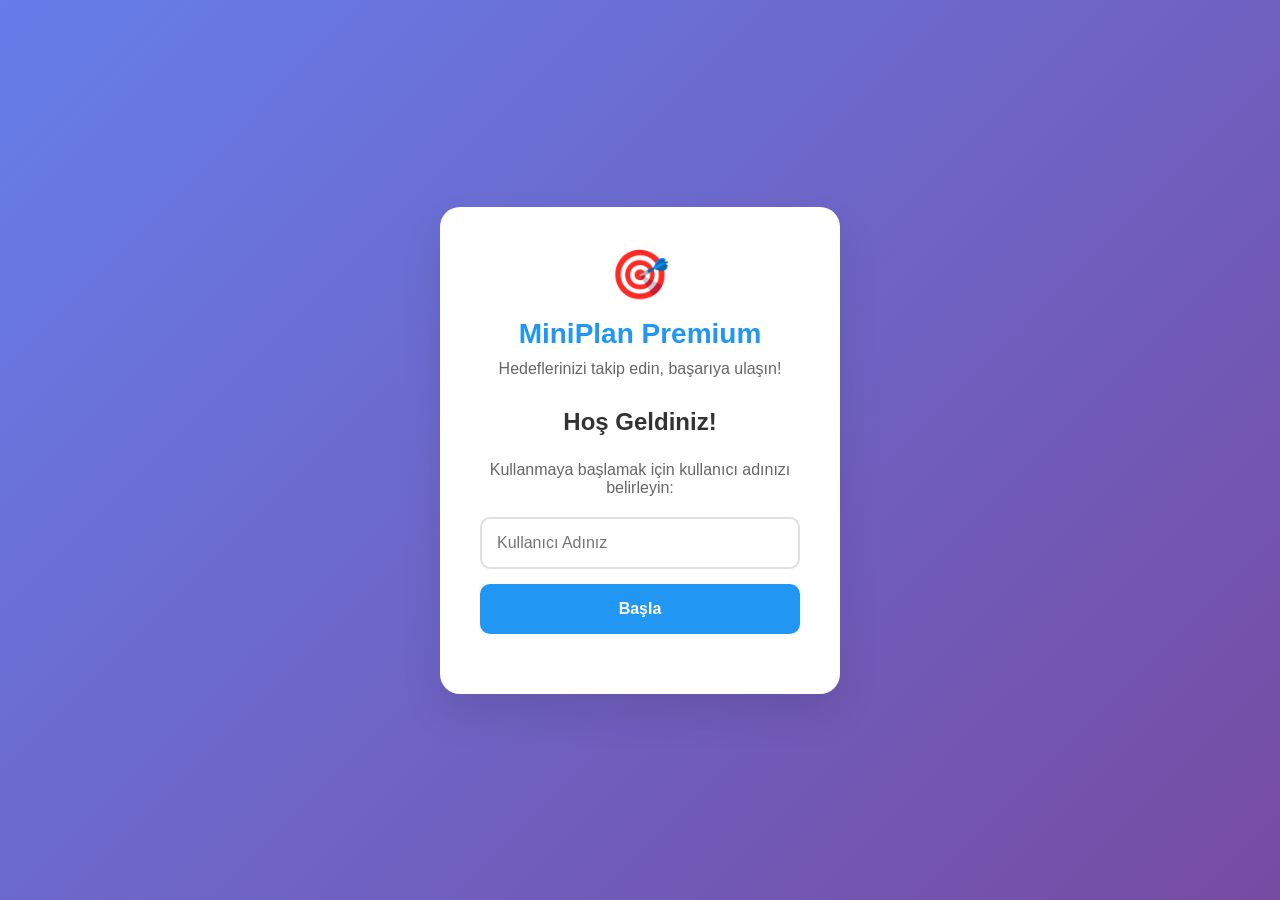
<file: index.html>
<!DOCTYPE html>
<html lang="tr">
<head>
    <meta charset="UTF-8">
    <meta name="viewport" content="width=device-width, initial-scale=1.0, maximum-scale=1.0, user-scalable=no, viewport-fit=cover">
    <title>MiniPlan - Günlük Plan + AI Motive Geri Bildirim</title>
    
    <!-- PWA Meta Tags -->
    <meta name="description" content="Günlük hedeflerinizi planlayın, takip edin ve AI destekli motivasyon alın">
    <meta name="theme-color" content="#2196F3">
    <meta name="apple-mobile-web-app-capable" content="yes">
    <meta name="apple-mobile-web-app-status-bar-style" content="black-translucent">
    <meta name="apple-mobile-web-app-title" content="MiniPlan">
    <meta name="mobile-web-app-capable" content="yes">
    <meta name="format-detection" content="telephone=no">
    <meta name="msapplication-tap-highlight" content="no">
    
    <!-- Security Meta Tags -->
    <meta http-equiv="Content-Security-Policy" content="upgrade-insecure-requests">
    <meta http-equiv="X-Content-Type-Options" content="nosniff">
    <meta http-equiv="X-Frame-Options" content="DENY">
    <meta http-equiv="X-XSS-Protection" content="1; mode=block">
    <meta name="referrer" content="strict-origin-when-cross-origin">
    
    <!-- PWA Manifest -->
    <link rel="manifest" href="manifest.json">
    
    <!-- Favicon -->
    <link rel="icon" type="image/x-icon" href="favicon.ico">
    <link rel="icon" type="image/png" sizes="32x32" href="icons/icon-72x72.png">
    <link rel="icon" type="image/png" sizes="96x96" href="icons/icon-96x96.png">
    <link rel="icon" type="image/png" sizes="128x128" href="icons/icon-128x128.png">
    <link rel="icon" type="image/png" sizes="144x144" href="icons/icon-144x144.png">
    <link rel="icon" type="image/png" sizes="152x152" href="icons/icon-152x152.png">
    <link rel="icon" type="image/png" sizes="192x192" href="icons/icon-192x192.png">
    <link rel="icon" type="image/png" sizes="384x384" href="icons/icon-384x384.png">
    <link rel="icon" type="image/png" sizes="512x512" href="icons/icon-512x512.png">
    
    <!-- Apple Touch Icons -->
    <link rel="apple-touch-icon" href="icons/icon-152x152.png">
    <link rel="apple-touch-icon" sizes="180x180" href="icons/icon-192x192.png">
    
    <link rel="stylesheet" href="styles.css">
    <link rel="stylesheet" href="https://cdnjs.cloudflare.com/ajax/libs/font-awesome/6.0.0/css/all.min.css">
</head>
<body>
    <!-- Kullanıcı Kurulum Modal -->
    <div id="userSetupModal" class="auth-modal">
        <div class="auth-container">
            <div class="auth-header">
                <div class="logo">🎯</div>
                <h1>MiniPlan Premium</h1>
                <p>Hedeflerinizi takip edin, başarıya ulaşın!</p>
            </div>
            
            <div class="auth-form">
                <h2>Hoş Geldiniz!</h2>
                <p style="margin-bottom: 20px; color: #666;">Kullanmaya başlamak için kullanıcı adınızı belirleyin:</p>
                <input type="text" id="userNameInput" class="auth-input" placeholder="Kullanıcı Adınız" required>
                <button onclick="createUser()" class="auth-btn">Başla</button>
            </div>
        </div>
    </div>

    <!-- Arkadaş Modal -->
    <div id="friendsModal" class="auth-modal" style="display: none;">
        <div class="auth-container" style="max-width: 600px;">
            <div class="auth-header">
                <div class="logo">👥</div>
                <h1>Arkadaşlarım</h1>
                <p>Arkadaşlarınızla hedeflerinizi paylaşın ve motivasyonunuzu artırın!</p>
            </div>
            
            <div class="auth-form">
                <h2>Arkadaş Ekle</h2>
                <div style="display: flex; gap: 10px; margin-bottom: 20px;">
                    <input type="text" id="friendNameInput" class="auth-input" placeholder="Arkadaş Adı" style="flex: 1;">
                    <input type="text" id="friendCodeInput" class="auth-input" placeholder="Arkadaş Kodu" style="flex: 1;">
                    <button onclick="addFriend()" class="auth-btn" style="width: auto;">Ekle</button>
                </div>
                
                <h3>Arkadaş Listesi</h3>
                <div id="friendsList" style="max-height: 300px; overflow-y: auto; margin-bottom: 20px;">
                    <!-- Arkadaşlar buraya gelecek -->
                </div>
                
                <div style="background: #f8f9fa; padding: 15px; border-radius: 10px; margin-bottom: 20px;">
                    <h4>📋 Sizin Kodunuz</h4>
                    <div style="display: flex; align-items: center; gap: 10px;">
                        <input type="text" id="myCode" class="auth-input" readonly style="background: #e9ecef;">
                        <button onclick="copyMyCode()" class="auth-btn" style="width: auto;">Kopyala</button>
                    </div>
                    <p style="font-size: 12px; color: #666; margin-top: 10px;">
                        Bu kodu arkadaşlarınızla paylaşın ki sizi ekleyebilsinler!
                    </p>
                </div>
                
                <button onclick="closeFriendsModal()" class="auth-btn" style="background: #6c757d;">Kapat</button>
            </div>
        </div>
    </div>

    <!-- Premium Plan Modal -->
    <div id="premiumModal" class="premium-modal" style="display: none;">
        <div class="premium-container">
            <div class="premium-header">
                <div class="premium-logo">💎</div>
                <h1>MiniPlan Premium</h1>
                <p>Hedeflerinizi bir üst seviyeye taşıyın!</p>
            </div>
            
            <div class="premium-plans">
                <div class="plan-card free-plan">
                    <div class="plan-header">
                        <h3>🆓 Ücretsiz</h3>
                        <div class="plan-price">$0</div>
                    </div>
                    <ul class="plan-features">
                        <li>✅ Günlük 5 hedef</li>
                        <li>✅ Temel takvim</li>
                        <li>✅ Basit istatistikler</li>
                        <li>✅ Günlük notlar</li>
                        <li>✅ Ruh hali takibi</li>
                        <li>✅ Temel bildirimler</li>
                    </ul>
                    <button class="plan-btn free-btn" onclick="selectFreePlan()">Mevcut Plan</button>
                </div>
                
                <div class="plan-card premium-plan">
                    <div class="plan-badge">POPÜLER</div>
                    <div class="plan-header">
                        <h3>💎 Premium</h3>
                        <div class="plan-price">$4.99<span>/ay</span></div>
                    </div>
                    <ul class="plan-features">
                        <li>✅ Sınırsız hedef</li>
                        <li>✅ Gelişmiş analitik</li>
                        <li>✅ AI destekli öneriler</li>
                        <li>✅ Sosyal özellikler</li>
                        <li>✅ Özel temalar</li>
                        <li>✅ Bulut senkronizasyonu</li>
                        <li>✅ PDF rapor export</li>
                        <li>✅ Özel rozetler</li>
                        <li>✅ Akıllı bildirimler</li>
                    </ul>
                    <button class="plan-btn premium-btn" onclick="selectPremiumPlan()">Premium'a Geç</button>
                </div>
            </div>
            
            <div class="premium-footer">
                <p>7 gün ücretsiz deneme • İstediğiniz zaman iptal edin</p>
                <button class="close-premium" onclick="closePremiumModal()">Kapat</button>
            </div>
        </div>
    </div>

    <!-- Ana Uygulama -->
    <div id="mainApp" class="container" style="display: none;">
        <div class="header">
            <div class="header-controls">
                <button class="theme-toggle" onclick="toggleTheme()" title="Tema Değiştir">
                    <i class="fas fa-moon"></i>
                </button>
                <select class="color-picker" onchange="changeColor(this.value)" title="Renk Teması">
                    <option value="blue">🔵 Mavi</option>
                    <option value="green">🟢 Yeşil</option>
                    <option value="purple">🟣 Mor</option>
                    <option value="orange">🟠 Turuncu</option>
                </select>
                <button id="premiumBtn" class="premium-btn-header" onclick="showPremiumModal()" title="Premium Plan">
                    <span id="premiumStatus">🆓</span>
                </button>
                <button class="logout-btn" onclick="logout()" title="Çıkış Yap">
                    <i class="fas fa-sign-out-alt"></i>
                </button>
            </div>
            <div class="user-info">
                <span id="userName">Kullanıcı</span>
                <button onclick="showFriendsModal()" class="btn" style="margin-left: 10px; padding: 12px 20px; font-size: 16px; background: rgba(255,255,255,0.3); border: 2px solid rgba(255,255,255,0.5); font-weight: bold; min-height: 50px; min-width: 120px; display: flex; align-items: center; justify-content: center; cursor: pointer; transition: all 0.3s ease;" onmouseover="this.style.background='rgba(255,255,255,0.5)'" onmouseout="this.style.background='rgba(255,255,255,0.3)'">
                    👥 Arkadaşlar
                </button>
            </div>
            <div class="logo">🎯</div>
            <h1 class="title">MiniPlan Premium</h1>
            <p class="subtitle">Günlük Plan + AI Motive Geri Bildirim</p>
            <div class="ai-motivation" id="aiMotivation">
                "Bugün harika bir gün olacak! Her adımınız başarıya götürüyor. 🌟"
            </div>
        </div>

        <div class="main-content">
            <div class="section">
                <h2 class="section-title">
                    <span class="section-icon">📅</span>
                    Takvim
                </h2>
                <div class="calendar">
                    <!-- AI Goal Suggestions -->
                    <div style="margin-bottom: 20px; padding: 15px; background: linear-gradient(135deg, #667eea, #764ba2); color: white; border-radius: 10px;">
                        <h4 style="margin-bottom: 10px;">🤖 AI Hedef Önerileri</h4>
                        <div id="aiSuggestions" style="font-size: 14px; line-height: 1.5;">
                            <!-- AI suggestions will appear here -->
                        </div>
                        <button class="btn" style="margin-top: 10px; background: rgba(255,255,255,0.2); border: 1px solid rgba(255,255,255,0.3);" onclick="generateAISuggestions()">
                            Yeni Öneriler Al
                        </button>
                    </div>
                    
                    <div class="calendar-header">
                        <button class="calendar-nav" onclick="previousMonth()">‹</button>
                        <div class="calendar-title" id="calendarTitle">Ocak 2025</div>
                        <button class="calendar-nav" onclick="nextMonth()">›</button>
                    </div>
                    <div class="calendar-grid" id="calendarGrid">
                        <!-- Takvim günleri buraya gelecek -->
                    </div>
                </div>

                <!-- Kişisel Bölümler -->
                <div style="margin-top: 20px;">
                    
                    <!-- Günlük Notlar -->
                    <div style="background: white; border-radius: 10px; padding: 20px; box-shadow: 0 5px 15px rgba(0,0,0,0.1); margin-bottom: 15px;">
                        <h4 style="color: #333; margin-bottom: 15px; display: flex; align-items: center;">
                            <span style="margin-right: 8px;">📝</span>
                            Günlük Notlar
                        </h4>
                        <textarea id="dailyNotes" placeholder="Bugün için notlarınızı yazın..." style="width: 100%; min-height: 80px; padding: 12px; border: 2px solid #e0e0e0; border-radius: 8px; font-family: inherit; resize: vertical;" onchange="saveNotes()"></textarea>
                        <div style="margin-top: 10px; display: flex; justify-content: space-between; align-items: center;">
                            <span style="font-size: 12px; color: #666;">Notlarınız otomatik kaydedilir</span>
                            <button onclick="clearNotes()" class="btn-secondary" style="padding: 6px 12px; font-size: 12px;">Temizle</button>
                        </div>
                    </div>

                    <!-- Ruh Hali Takibi -->
                    <div style="background: white; border-radius: 10px; padding: 20px; box-shadow: 0 5px 15px rgba(0,0,0,0.1); margin-bottom: 15px;">
                        <h4 style="color: #333; margin-bottom: 15px; display: flex; align-items: center;">
                            <span style="margin-right: 8px;">😊</span>
                            Bugün Nasıl Hissediyorsunuz?
                        </h4>
                        <div style="display: flex; justify-content: space-around; margin-bottom: 15px;">
                            <button onclick="setMood('excellent')" class="mood-btn" data-mood="excellent">
                                <span style="font-size: 24px;">😄</span>
                                <span style="font-size: 12px;">Mükemmel</span>
                            </button>
                            <button onclick="setMood('good')" class="mood-btn" data-mood="good">
                                <span style="font-size: 24px;">😊</span>
                                <span style="font-size: 12px;">İyi</span>
                            </button>
                            <button onclick="setMood('okay')" class="mood-btn" data-mood="okay">
                                <span style="font-size: 24px;">😐</span>
                                <span style="font-size: 12px;">Normal</span>
                            </button>
                            <button onclick="setMood('bad')" class="mood-btn" data-mood="bad">
                                <span style="font-size: 24px;">😔</span>
                                <span style="font-size: 12px;">Kötü</span>
                            </button>
                            <button onclick="setMood('terrible')" class="mood-btn" data-mood="terrible">
                                <span style="font-size: 24px;">😢</span>
                                <span style="font-size: 12px;">Çok Kötü</span>
                            </button>
                        </div>
                        <div id="moodStatus" style="text-align: center; font-style: italic; color: #666; font-size: 14px;">
                            Henüz ruh halinizi belirtmediniz
                        </div>
                    </div>

                    <!-- Hava Durumu ve Aktivite -->
                    <div style="background: white; border-radius: 10px; padding: 20px; box-shadow: 0 5px 15px rgba(0,0,0,0.1); margin-bottom: 15px;">
                        <h4 style="color: #333; margin-bottom: 15px; display: flex; align-items: center;">
                            <span style="margin-right: 8px;">🌤️</span>
                            Günlük Detaylar
                        </h4>
                        <div style="display: grid; grid-template-columns: 1fr 1fr; gap: 15px;">
                            <div>
                                <label style="font-size: 14px; color: #666; margin-bottom: 5px; display: block;">Hava Durumu</label>
                                <select id="weather" onchange="saveDailyDetails()" style="width: 100%; padding: 8px; border: 1px solid #e0e0e0; border-radius: 5px;">
                                    <option value="">Seçiniz</option>
                                    <option value="sunny">☀️ Güneşli</option>
                                    <option value="cloudy">☁️ Bulutlu</option>
                                    <option value="rainy">🌧️ Yağmurlu</option>
                                    <option value="snowy">❄️ Karlı</option>
                                    <option value="stormy">⛈️ Fırtınalı</option>
                                </select>
                            </div>
                            <div>
                                <label style="font-size: 14px; color: #666; margin-bottom: 5px; display: block;">Ana Aktivite</label>
                                <select id="mainActivity" onchange="saveDailyDetails()" style="width: 100%; padding: 8px; border: 1px solid #e0e0e0; border-radius: 5px;">
                                    <option value="">Seçiniz</option>
                                    <option value="work">💼 İş</option>
                                    <option value="study">📚 Çalışma</option>
                                    <option value="exercise">🏃‍♂️ Egzersiz</option>
                                    <option value="social">👥 Sosyal</option>
                                    <option value="rest">😴 Dinlenme</option>
                                    <option value="travel">✈️ Seyahat</option>
                                    <option value="hobby">🎨 Hobi</option>
                                </select>
                            </div>
                        </div>
                    </div>

                    <!-- Motivasyon Sözü -->
                    <div style="background: linear-gradient(135deg, #667eea, #764ba2); color: white; border-radius: 10px; padding: 20px; box-shadow: 0 5px 15px rgba(0,0,0,0.1);">
                        <h4 style="margin-bottom: 10px; display: flex; align-items: center;">
                            <span style="margin-right: 8px;">💪</span>
                            Bugünün Motivasyon Sözü
                        </h4>
                        <div id="dailyQuote" style="font-style: italic; font-size: 16px; line-height: 1.5; margin-bottom: 15px;">
                            "Başarı yolculuğunuzda her gün yeni bir adım atın."
                        </div>
                        <button onclick="newQuote()" class="btn" style="background: rgba(255,255,255,0.2); border: 1px solid rgba(255,255,255,0.3);">
                            Yeni Söz Al
                        </button>
                    </div>

                    <!-- Premium Özellikler (Premium kullanıcılar için) -->
                    <div id="premiumFeatures" style="display: none;">
                        
                        <!-- Sosyal Özellikler -->
                        <div style="background: white; border-radius: 10px; padding: 20px; box-shadow: 0 5px 15px rgba(0,0,0,0.1); margin-bottom: 15px;">
                            <h4 style="color: #333; margin-bottom: 15px; display: flex; align-items: center;">
                                <span style="margin-right: 8px;">👥</span>
                                Sosyal Özellikler
                            </h4>
                            <div style="display: grid; gap: 10px;">
                                <button onclick="showFriendsModal()" class="btn" style="background: #4caf50;">
                                    <i class="fas fa-users"></i> Arkadaşlarım
                                </button>
                                <button onclick="showLeaderboard()" class="btn" style="background: #ff9800;">
                                    <i class="fas fa-trophy"></i> Liderlik Tablosu
                                </button>
                                <button onclick="shareAchievement()" class="btn" style="background: #9c27b0;">
                                    <i class="fas fa-share"></i> Başarımı Paylaş
                                </button>
                            </div>
                        </div>

                        <!-- Gelişmiş Analitik -->
                        <div style="background: white; border-radius: 10px; padding: 20px; box-shadow: 0 5px 15px rgba(0,0,0,0.1); margin-bottom: 15px;">
                            <h4 style="color: #333; margin-bottom: 15px; display: flex; align-items: center;">
                                <span style="margin-right: 8px;">📊</span>
                                Gelişmiş Analitik
                            </h4>
                            <div style="display: grid; gap: 10px;">
                                <button onclick="exportPDF()" class="btn" style="background: #f44336;">
                                    <i class="fas fa-file-pdf"></i> PDF Rapor İndir
                                </button>
                                <button onclick="showAdvancedAnalytics()" class="btn" style="background: #2196F3;">
                                    <i class="fas fa-chart-line"></i> Detaylı Analiz
                                </button>
                                <button onclick="showTrends()" class="btn" style="background: #00bcd4;">
                                    <i class="fas fa-trending-up"></i> Trend Analizi
                                </button>
                            </div>
                        </div>

                        <!-- AI Özellikleri -->
                        <div style="background: white; border-radius: 10px; padding: 20px; box-shadow: 0 5px 15px rgba(0,0,0,0.1); margin-bottom: 15px;">
                            <h4 style="color: #333; margin-bottom: 15px; display: flex; align-items: center;">
                                <span style="margin-right: 8px;">🤖</span>
                                AI Asistan
                            </h4>
                            <div style="display: grid; gap: 10px;">
                                <button onclick="getAIPersonalizedAdvice()" class="btn" style="background: #673ab7;">
                                    <i class="fas fa-robot"></i> Kişisel AI Önerisi
                                </button>
                                <button onclick="optimizeGoals()" class="btn" style="background: #3f51b5;">
                                    <i class="fas fa-magic"></i> Hedef Optimizasyonu
                                </button>
                                <button onclick="predictSuccess()" class="btn" style="background: #009688;">
                                    <i class="fas fa-crystal-ball"></i> Başarı Tahmini
                                </button>
                            </div>
                        </div>
                    </div>
                </div>
            </div>

            <div class="section">
                <h2 class="section-title">
                    <span class="section-icon">🎯</span>
                    Hedefler & Hatırlatıcılar
                </h2>
                
                <!-- Akıllı Hatırlatıcılar -->
                <div style="margin-bottom: 20px; padding: 15px; background: linear-gradient(135deg, #ff6b6b, #ee5a24); color: white; border-radius: 10px;">
                    <h4 style="margin-bottom: 10px;">⏰ Akıllı Hatırlatıcılar</h4>
                    <div style="display: grid; gap: 10px;">
                        <div style="display: flex; justify-content: space-between; align-items: center;">
                            <span>Günlük Hatırlatıcı</span>
                            <label class="switch">
                                <input type="checkbox" id="dailyReminder" checked>
                                <span class="slider"></span>
                            </label>
                        </div>
                        <div style="display: flex; justify-content: space-between; align-items: center;">
                            <span>Haftalık Rapor</span>
                            <label class="switch">
                                <input type="checkbox" id="weeklyReport" checked>
                                <span class="slider"></span>
                            </label>
                        </div>
                        <div style="display: flex; justify-content: space-between; align-items: center;">
                            <span>Motivasyon Mesajları</span>
                            <label class="switch">
                                <input type="checkbox" id="motivationMessages" checked>
                                <span class="slider"></span>
                            </label>
                        </div>
                    </div>
                </div>
                <div class="tabs">
                    <div class="tab active" onclick="switchTab('today')">Bugün</div>
                    <div class="tab" onclick="switchTab('selected')">Seçili Gün</div>
                </div>

                <div class="tab-content active" id="todayTab">
                    <div class="goals-section">
                        <div class="selected-date">Bugün: <span id="todayDate"></span></div>
                        
                        <!-- Gelişmiş Hedef Ekleme Formu -->
                        <div style="margin-bottom: 20px; padding: 15px; background: rgba(33, 150, 243, 0.1); border-radius: 10px;">
                            <h4 style="margin-bottom: 15px; color: #2196F3;">🎯 Yeni Hedef Ekle</h4>
                            
                            <!-- Hızlı Şablonlar -->
                            <div style="margin-bottom: 15px;">
                                <h5 style="margin-bottom: 10px; color: #666; font-size: 14px;">⚡ Hızlı Şablonlar</h5>
                                <div style="display: flex; flex-wrap: wrap; gap: 8px;">
                                    <button onclick="addTemplateGoal('30 dakika egzersiz yap')" class="template-btn">🏃‍♂️ Egzersiz</button>
                                    <button onclick="addTemplateGoal('Kitap oku')" class="template-btn">📚 Okuma</button>
                                    <button onclick="addTemplateGoal('Meditasyon yap')" class="template-btn">🧘‍♀️ Meditasyon</button>
                                    <button onclick="addTemplateGoal('Su iç')" class="template-btn">💧 Su</button>
                                    <button onclick="addTemplateGoal('Ailemi ara')" class="template-btn">👨‍👩‍👧‍👦 Aile</button>
                                    <button onclick="addTemplateGoal('Yeni bir şey öğren')" class="template-btn">🎓 Öğrenme</button>
                                </div>
                            </div>
                            
                            <div style="display: grid; gap: 10px;">
                                <input type="text" class="goal-input" placeholder="Hedefinizi yazın..." id="newGoalInput" onkeypress="handleEnterKey(event)">
                                <select class="goal-input" id="goalCategory" style="background: white;">
                                    <option value="genel">📋 Genel</option>
                                    <option value="is">💼 İş</option>
                                    <option value="saglik">🏃‍♂️ Sağlık</option>
                                    <option value="egitim">📚 Eğitim</option>
                                    <option value="sosyal">👥 Sosyal</option>
                                    <option value="kisisel">🧘‍♀️ Kişisel</option>
                                    <option value="yaratici">🎨 Yaratıcı</option>
                                    <option value="finans">💰 Finans</option>
                                </select>
                                
                                <!-- Öncelik Seviyesi -->
                                <select class="goal-input" id="goalPriority" style="background: white;">
                                    <option value="normal">⚪ Normal Öncelik</option>
                                    <option value="high">🔴 Yüksek Öncelik</option>
                                    <option value="urgent">🚨 Acil</option>
                                </select>
                                
                                <button class="btn" onclick="addNewGoal()" style="width: 100%;">
                                    <i class="fas fa-plus"></i> Hedef Ekle
                                </button>
                            </div>
                        </div>

                        <!-- Mevcut Hedefler -->
                        <div id="todayGoalsList" style="margin-bottom: 20px;">
                            <!-- Hedefler burada listelenecek -->
                        </div>

                        <button class="btn btn-secondary" onclick="completeToday()">Günü Tamamla</button>
                    </div>
                </div>

                <div class="tab-content" id="selectedTab">
                    <div class="goals-section">
                        <div class="selected-date">Seçili Gün: <span id="selectedDate"></span></div>
                        
                        <!-- Seçili Gün Hedef Ekleme -->
                        <div style="margin-bottom: 20px; padding: 15px; background: rgba(33, 150, 243, 0.1); border-radius: 10px;">
                            <h4 style="margin-bottom: 15px; color: #2196F3;">🎯 Seçili Gün Hedefi Ekle</h4>
                            <div style="display: grid; gap: 10px;">
                                <input type="text" class="goal-input" placeholder="Hedefinizi yazın..." id="selectedGoalInput" onkeypress="handleSelectedEnterKey(event)">
                                <select class="goal-input" id="selectedGoalCategory" style="background: white;">
                                    <option value="genel">📋 Genel</option>
                                    <option value="is">💼 İş</option>
                                    <option value="saglik">🏃‍♂️ Sağlık</option>
                                    <option value="egitim">📚 Eğitim</option>
                                    <option value="sosyal">👥 Sosyal</option>
                                    <option value="kisisel">🧘‍♀️ Kişisel</option>
                                    <option value="yaratici">🎨 Yaratıcı</option>
                                    <option value="finans">💰 Finans</option>
                                </select>
                                <select class="goal-input" id="selectedGoalPriority" style="background: white;">
                                    <option value="normal">⚪ Normal Öncelik</option>
                                    <option value="high">🔴 Yüksek Öncelik</option>
                                    <option value="urgent">🚨 Acil</option>
                                </select>
                                <button class="btn" onclick="addSelectedGoal()" style="width: 100%;">
                                    <i class="fas fa-plus"></i> Hedef Ekle
                                </button>
                            </div>
                        </div>

                        <!-- Seçili Gün Hedefleri Listesi -->
                        <div id="selectedGoalsList" style="margin-bottom: 20px;">
                            <!-- Hedefler burada listelenecek -->
                        </div>

                        <!-- Seçili Gün Notları -->
                        <div style="background: white; border-radius: 10px; padding: 20px; box-shadow: 0 5px 15px rgba(0,0,0,0.1); margin-bottom: 15px;">
                            <h4 style="color: #333; margin-bottom: 15px; display: flex; align-items: center;">
                                <span style="margin-right: 8px;">📝</span>
                                Seçili Gün Notları
                            </h4>
                            <textarea id="selectedDayNotes" placeholder="Bu gün için notlarınızı yazın..." style="width: 100%; min-height: 80px; padding: 12px; border: 2px solid #e0e0e0; border-radius: 8px; font-family: inherit; resize: vertical;" onchange="saveSelectedNotes()"></textarea>
                            <div style="margin-top: 10px; display: flex; justify-content: space-between; align-items: center;">
                                <span style="font-size: 12px; color: #666;">Notlarınız otomatik kaydedilir</span>
                                <button onclick="clearSelectedNotes()" class="btn-secondary" style="padding: 6px 12px; font-size: 12px;">Temizle</button>
                            </div>
                        </div>
                    </div>
                </div>

                <div class="progress-section">
                    <h3>Bugünün İlerlemesi</h3>
                    <div class="progress-bar">
                        <div class="progress-fill" id="progressBar"></div>
                    </div>
                    <div id="progressText">0/3 hedef tamamlandı</div>
                    
                    <div class="stats">
                        <div class="stat-item">
                            <div class="stat-number" id="totalDays">0</div>
                            <div class="stat-label">Toplam Gün</div>
                        </div>
                        <div class="stat-item">
                            <div class="stat-number" id="completedGoals">0</div>
                            <div class="stat-label">Tamamlanan Hedef</div>
                        </div>
                        <div class="stat-item">
                            <div class="stat-number" id="successRate">0%</div>
                            <div class="stat-label">Başarı Oranı</div>
                        </div>
                    </div>
                    
                    <!-- Gamification Stats -->
                    <div class="stats" style="margin-top: 20px;">
                        <div class="stat-item">
                            <div class="stat-number" id="userPoints">0</div>
                            <div class="stat-label">Toplam Puan</div>
                        </div>
                        <div class="stat-item">
                            <div class="stat-number" id="userLevel">1</div>
                            <div class="stat-label">Seviye</div>
                        </div>
                        <div class="stat-item">
                            <div class="stat-number" id="userStreak">0</div>
                            <div class="stat-label">Günlük Seri</div>
                        </div>
                    </div>
                    
                    <!-- Badges Section -->
                    <div style="margin-top: 20px;">
                        <h3 style="color: #2196F3; margin-bottom: 10px;">🏆 Rozetler</h3>
                        <div id="badgesContainer" style="display: flex; flex-wrap: wrap; gap: 10px;">
                            <!-- Badges will be displayed here -->
                        </div>
                    </div>

                    <!-- Gelişmiş Analitik -->
                    <div style="margin-top: 20px;">
                        <h3 style="color: #2196F3; margin-bottom: 10px;">📊 Detaylı Analitik</h3>
                        
                        <!-- Haftalık Rapor -->
                        <div id="weeklyReport" style="background: white; padding: 15px; border-radius: 8px; box-shadow: 0 2px 4px rgba(0,0,0,0.1); margin-bottom: 15px;">
                            <h4 style="margin-bottom: 10px; color: #333;">📈 Haftalık Performans</h4>
                            <div style="display: grid; grid-template-columns: repeat(3, 1fr); gap: 10px; text-align: center;">
                                <div>
                                    <div style="font-size: 20px; font-weight: bold; color: #2196F3;" id="weeklyGoals">0</div>
                                    <div style="font-size: 12px; color: #666;">Hedef</div>
                </div>
                                <div>
                                    <div style="font-size: 20px; font-weight: bold; color: #4caf50;" id="weeklyCompleted">0</div>
                                    <div style="font-size: 12px; color: #666;">Tamamlanan</div>
                                </div>
                                <div>
                                    <div style="font-size: 20px; font-weight: bold; color: #ff9800;" id="weeklyRate">0%</div>
                                    <div style="font-size: 12px; color: #666;">Başarı Oranı</div>
                                </div>
                            </div>
                        </div>

                        <!-- Kategori Analizi -->
                        <div id="categoryAnalysis" style="background: white; padding: 15px; border-radius: 8px; box-shadow: 0 2px 4px rgba(0,0,0,0.1); margin-bottom: 15px;">
                            <h4 style="margin-bottom: 10px; color: #333;">🎯 Kategori Dağılımı</h4>
                            <div id="categoryChart" style="height: 200px; display: flex; align-items: end; gap: 5px; padding: 10px 0;">
                                <!-- Kategori grafikleri burada oluşturulacak -->
                            </div>
                        </div>

                        <!-- Zaman Analizi -->
                        <div id="timeAnalysis" style="background: white; padding: 15px; border-radius: 8px; box-shadow: 0 2px 4px rgba(0,0,0,0.1);">
                            <h4 style="margin-bottom: 10px; color: #333;">⏰ En Verimli Saatler</h4>
                            <div id="timeChart" style="height: 150px; display: flex; align-items: end; gap: 2px; padding: 10px 0;">
                                <!-- Zaman grafikleri burada oluşturulacak -->
                            </div>
                        </div>
                    </div>
                </div>
            </div>
        </div>
    </div>

    <script>
        // Global değişkenler
        let currentDate = new Date();
        let selectedDate = new Date();
        let currentUser = null;
        let userPlan = 'free'; // 'free' veya 'premium'
        let goals = {};
        let completedDays = {};
        let dailyNotes = {};
        let dailyMoods = {};
        let dailyDetails = {};
        let userStats = {
            points: 0,
            level: 1,
            badges: [],
            streak: 0,
            premiumFeatures: []
        };
        let friends = [];
        let socialActivities = [];
        let premiumExpiry = null;

        // Motivasyon sözleri
        const motivationalQuotes = [
            "Başarı yolculuğunuzda her gün yeni bir adım atın.",
            "Küçük hedefler büyük başarıların temelidir.",
            "Bugün yapabileceğinizi yarına bırakmayın.",
            "Her gün yeni bir başlangıçtır.",
            "Motivasyonunuz yüksek, hedefleriniz net.",
            "Başarı için gerekli olan tek şey bugün başlamak.",
            "Hedeflerinize ulaşmak için mükemmel bir gün.",
            "Her gün bir fırsat, bugün sizin fırsatınız.",
            "Başarı yolculuğunuzda bugün önemli bir adım.",
            "Küçük ilerlemeler büyük değişimler yaratır."
        ];

        // Kullanıcı yönetimi
        function checkAuth() {
            // Eski kullanıcı verilerini temizle (yeni sistem için)
            localStorage.removeItem('miniplan_user');
            localStorage.removeItem('miniplan_users');
            
            // Her zaman kullanıcı kurulum modalını göster
            showUserSetupModal();
        }

        function loadUserData() {
            // Tüm değişkenleri güvenli şekilde başlat
            goals = goals || {};
            completedDays = completedDays || {};
            dailyNotes = dailyNotes || {};
            dailyMoods = dailyMoods || {};
            dailyDetails = dailyDetails || {};
            friends = friends || [];
            userPlan = userPlan || 'free';
            premiumExpiry = premiumExpiry || null;
            
            if (!userStats) {
                userStats = {
                    points: 0,
                    level: 1,
                    badges: [],
                    streak: 0,
                    premiumFeatures: []
                };
            }
            
            // currentUser kontrolü
            if (!currentUser) {
                console.log('currentUser yok, varsayılan değerler yükleniyor');
                return;
            }
            
            const userGoals = localStorage.getItem(`miniplan_goals_${currentUser.id}`) || '{}';
            const userCompletedDays = localStorage.getItem(`miniplan_completedDays_${currentUser.id}`) || '{}';
            const userStatsData = localStorage.getItem(`miniplan_userStats_${currentUser.id}`) || '{}';
            const userNotes = localStorage.getItem(`miniplan_notes_${currentUser.id}`) || '{}';
            const userMoods = localStorage.getItem(`miniplan_moods_${currentUser.id}`) || '{}';
            const userDetails = localStorage.getItem(`miniplan_details_${currentUser.id}`) || '{}';
            const userPlanData = localStorage.getItem(`miniplan_plan_${currentUser.id}`) || 'free';
            const userPremiumExpiry = localStorage.getItem(`miniplan_premium_expiry_${currentUser.id}`) || null;
            const userFriends = localStorage.getItem(`miniplan_friends_${currentUser.id}`) || '[]';
            
            goals = JSON.parse(userGoals);
            completedDays = JSON.parse(userCompletedDays);
            userStats = JSON.parse(userStatsData);
            dailyNotes = JSON.parse(userNotes);
            dailyMoods = JSON.parse(userMoods);
            dailyDetails = JSON.parse(userDetails);
            userPlan = userPlanData;
            premiumExpiry = userPremiumExpiry ? new Date(userPremiumExpiry) : null;
            friends = JSON.parse(userFriends);
        }

        function saveUserData() {
            if (!currentUser) return;
            
            localStorage.setItem(`miniplan_goals_${currentUser.id}`, JSON.stringify(goals));
            localStorage.setItem(`miniplan_completedDays_${currentUser.id}`, JSON.stringify(completedDays));
            localStorage.setItem(`miniplan_userStats_${currentUser.id}`, JSON.stringify(userStats));
            localStorage.setItem(`miniplan_notes_${currentUser.id}`, JSON.stringify(dailyNotes));
            localStorage.setItem(`miniplan_moods_${currentUser.id}`, JSON.stringify(dailyMoods));
            localStorage.setItem(`miniplan_details_${currentUser.id}`, JSON.stringify(dailyDetails));
            localStorage.setItem(`miniplan_plan_${currentUser.id}`, userPlan);
            localStorage.setItem(`miniplan_premium_expiry_${currentUser.id}`, premiumExpiry ? premiumExpiry.toISOString() : null);
            localStorage.setItem(`miniplan_friends_${currentUser.id}`, JSON.stringify(friends));
        }

        // AI Motivasyon Cümleleri
        const motivationMessages = [
            "Bugün harika bir gün olacak! Her adımınız başarıya götürüyor. 🌟",
            "Yeni bir gün, yeni fırsatlar! Hedeflerinize odaklanın ve ilerleyin. 💪",
            "Başarı yolculuğunuzda bugün önemli bir adım atacaksınız. 🚀",
            "Küçük hedefler büyük başarıların temelidir. Bugün mükemmel! ✨",
            "Motivasyonunuz yüksek, hedefleriniz net. Bugün sizin gününüz! 🎯",
            "Her gün yeni bir başlangıç. Bugün fark yaratacaksınız! 🌅",
            "Hedeflerinize ulaşmak için bugün mükemmel bir gün. Başlayın! 🔥",
            "Başarı için gerekli olan tek şey bugün başlamak. Hazırsınız! ⭐",
            "Bugün hedeflerinize bir adım daha yaklaşacaksınız. İnanın! 💎",
            "Her gün bir fırsat, bugün sizin fırsatınız. Değerlendirin! 🎪"
        ];

        // Kullanıcı kurulum fonksiyonları
        function showUserSetupModal() {
            document.getElementById('userSetupModal').style.display = 'flex';
            document.getElementById('mainApp').style.display = 'none';
        }

        function createUser() {
            const userName = document.getElementById('userNameInput').value.trim();
            
            if (!userName) {
                alert('Lutfen kullanici adinizi girin!');
                return;
            }
            
            // Kullanıcı adı uzunluğunu kontrol et
            if (userName.length < 2) {
                alert('Kullanici adi en az 2 karakter olmalidir!');
                return;
            }
            
            if (userName.length > 20) {
                alert('Kullanici adi en fazla 20 karakter olabilir!');
                return;
            }
            
            // Yeni kullanıcı oluştur
            currentUser = {
                id: Date.now(),
                name: userName,
                createdAt: new Date()
            };
            
            // Kullanıcıyı kaydet
            localStorage.setItem('miniplan_user', JSON.stringify(currentUser));
            
            // Tüm değişkenleri sıfırla
            goals = {};
            completedDays = {};
            dailyNotes = {};
            dailyMoods = {};
            dailyDetails = {};
            friends = [];
            userStats = {
                points: 0,
                level: 1,
                badges: [],
                streak: 0,
                premiumFeatures: []
            };
            userPlan = 'free';
            premiumExpiry = null;
            
            // Kullanıcı verilerini yükle
            loadUserData();
            
            // Ana uygulamayı göster
            showMainApp();
            
            alert('Hos geldiniz, ' + userName + '! 🎉');
        }

        function showMainApp() {
            console.log('showMainApp fonksiyonu çalıştı');
            console.log('currentUser:', currentUser);
            
            const userSetupModal = document.getElementById('userSetupModal');
            const mainApp = document.getElementById('mainApp');
            const userName = document.getElementById('userName');
            
            console.log('userSetupModal:', userSetupModal);
            console.log('mainApp:', mainApp);
            console.log('userName:', userName);
            
            if (userSetupModal) userSetupModal.style.display = 'none';
            if (mainApp) mainApp.style.display = 'block';
            if (userName && currentUser) userName.textContent = currentUser.name;
            
            console.log('initializeApp çağrılıyor');
            initializeApp();
            console.log('showMainApp tamamlandı');
        }



        function logout() {
            currentUser = null;
            localStorage.removeItem('miniplan_user');
            showUserSetupModal();
            alert('Cikis yapildi');
        }

        // LocalStorage desteği
        function saveToLocalStorage() {
            if (currentUser) {
                saveUserData();
            }
        }

        function loadFromLocalStorage() {
            if (currentUser) {
                loadUserData();
            }
        }

        // Mobil optimizasyonları
        function setupMobileOptimizations() {
            // iOS Safari için viewport düzeltmesi
            if (/iPad|iPhone|iPod/.test(navigator.userAgent)) {
                const viewport = document.querySelector('meta[name=viewport]');
                if (viewport) {
                    viewport.setAttribute('content', 'width=device-width, initial-scale=1.0, maximum-scale=1.0, user-scalable=no, viewport-fit=cover');
                }
            }
            
            // Android Chrome için touch optimizasyonu
            if (/Android/.test(navigator.userAgent)) {
                document.body.style.touchAction = 'manipulation';
            }
            
            // PWA install prompt
            let deferredPrompt;
            window.addEventListener('beforeinstallprompt', (e) => {
                e.preventDefault();
                deferredPrompt = e;
                showInstallPrompt();
            });
        }
        
        function showInstallPrompt() {
            // PWA kurulum önerisi gösterme
            console.log('PWA kurulum önerisi mevcut');
        }
        
        // Service Worker kaydet
        if ('serviceWorker' in navigator) {
            window.addEventListener('load', function() {
                navigator.serviceWorker.register('/sw.js')
                    .then(function(registration) {
                        console.log('ServiceWorker başarıyla kaydedildi:', registration.scope);
                        
                        // Background sync kaydı
                        if ('sync' in registration) {
                            registration.sync.register('background-sync')
                                .then(() => console.log('Background sync kaydedildi'))
                                .catch(err => console.log('Background sync hatası:', err));
                        }
                        
                        // Periodic background sync kaydı
                        if ('periodicSync' in registration) {
                            registration.periodicSync.register('content-sync', {
                                minInterval: 24 * 60 * 60 * 1000 // 24 saat
                            }).then(() => console.log('Periodic sync kaydedildi'))
                                .catch(err => console.log('Periodic sync hatası:', err));
                        }
                    })
                    .catch(function(error) {
                        console.log('ServiceWorker kaydı başarısız:', error);
                    });
            });
        }

        // Sayfa yüklendiğinde auth kontrolü yap
        window.addEventListener('load', function() {
            setupMobileOptimizations();
            checkAuth();
            loadThemeSettings();
        });

        // Ana uygulama yüklendiğinde
        function initializeApp() {
            console.log('initializeApp başladı');
            try {
                // Tüm değişkenleri güvenli şekilde başlat
                if (!goals) goals = {};
                if (!completedDays) completedDays = {};
                if (!dailyNotes) dailyNotes = {};
                if (!dailyMoods) dailyMoods = {};
                if (!dailyDetails) dailyDetails = {};
                if (!friends) friends = [];
                if (!userStats) {
                    userStats = {
                        points: 0,
                        level: 1,
                        badges: [],
                        streak: 0,
                        premiumFeatures: []
                    };
                }
                if (!userPlan) userPlan = 'free';
                
                // Kullanıcı verilerini yükle
                loadUserData();
                console.log('loadUserData tamamlandı');
                
                loadFromLocalStorage();
                console.log('loadFromLocalStorage tamamlandı');
                
            renderCalendar();
                console.log('renderCalendar tamamlandı');
                
            updateStats();
                console.log('updateStats tamamlandı');
                
                updateAnalytics();
                console.log('updateAnalytics tamamlandı');
                
            displayBadges();
                console.log('displayBadges tamamlandı');
                
            generateAISuggestions();
                console.log('generateAISuggestions tamamlandı');
                
                updateTodayDate();
                console.log('updateTodayDate tamamlandı');
                
                setupNotifications();
                console.log('setupNotifications tamamlandı');
                
                scheduleReminder();
                console.log('scheduleReminder tamamlandı');
                
                loadTodayGoals();
                console.log('loadTodayGoals tamamlandı');
                
                loadNotes();
                console.log('loadNotes tamamlandı');
                
                loadMood();
                console.log('loadMood tamamlandı');
                
                loadDailyDetails();
                console.log('loadDailyDetails tamamlandı');
                
                loadQuote();
                console.log('loadQuote tamamlandı');
                
                updatePremiumStatus();
                console.log('updatePremiumStatus tamamlandı');
                
                loadPremiumFeatures();
                console.log('loadPremiumFeatures tamamlandı');
                
                console.log('initializeApp tamamlandı');
            } catch (error) {
                console.error('initializeApp hatası:', error);
                alert('Uygulama baslatilirken hata olustu: ' + error.message);
            }
        }

        // Bildirim sistemi
        function sendNotification(title, body) {
            if ('Notification' in window && Notification.permission === 'granted') {
                new Notification(title, {
                    body: body,
                    icon: 'favicon.ico',
                    badge: 'favicon.ico'
                });
            }
        }

        function scheduleReminder() {
            const now = new Date();
            const reminderTime = new Date(now.getFullYear(), now.getMonth(), now.getDate(), 20, 0, 0); // Saat 20:00
            
            if (now < reminderTime) {
                const timeUntilReminder = reminderTime.getTime() - now.getTime();
                setTimeout(() => {
                    sendNotification('MiniPlan Hatırlatıcı', 'Günlük hedeflerinizi kontrol etmeyi unutmayın! 🎯');
                }, timeUntilReminder);
            }
        }

        // Veri değiştiğinde otomatik kaydet
        function autoSave() {
            saveToLocalStorage();
        }

        // Tema fonksiyonları
        function toggleTheme() {
            const body = document.body;
            const currentTheme = body.getAttribute('data-theme');
            const newTheme = currentTheme === 'dark' ? 'light' : 'dark';
            
            body.setAttribute('data-theme', newTheme);
            localStorage.setItem('miniplan_theme', newTheme);
            
            const icon = document.querySelector('.theme-toggle i');
            icon.className = newTheme === 'dark' ? 'fas fa-sun' : 'fas fa-moon';
            
            showNotification('Tema değiştirildi!');
        }

        function changeColor(color) {
            document.body.setAttribute('data-color', color);
            localStorage.setItem('miniplan_color', color);
            showNotification('Renk teması değiştirildi!');
        }

        function loadThemeSettings() {
            const savedTheme = localStorage.getItem('miniplan_theme') || 'light';
            const savedColor = localStorage.getItem('miniplan_color') || 'blue';
            
            document.body.setAttribute('data-theme', savedTheme);
            document.body.setAttribute('data-color', savedColor);
            
            const icon = document.querySelector('.theme-toggle i');
            icon.className = savedTheme === 'dark' ? 'fas fa-sun' : 'fas fa-moon';
            
            document.querySelector('.color-picker').value = savedColor;
        }

        function showNotification(message) {
            alert(message);
        }

        function setupNotifications() {
            if ('Notification' in window) {
                if (Notification.permission === 'granted') {
                    console.log('Bildirim izni zaten verilmiş');
                    setupPushNotifications();
                } else if (Notification.permission !== 'denied') {
                    Notification.requestPermission().then(permission => {
                        if (permission === 'granted') {
                            console.log('Bildirim izni verildi');
                            setupPushNotifications();
                        }
                    });
                }
            }
        }
        
        // Push notifications kurulumu
        function setupPushNotifications() {
            if ('serviceWorker' in navigator && 'PushManager' in window) {
                navigator.serviceWorker.ready.then(registration => {
                    registration.pushManager.subscribe({
                        userVisibleOnly: true,
                        applicationServerKey: urlBase64ToUint8Array('BEl62iUYgUivxIkv69yViEuiBIa1HxJFCwX8j-W9GJ8AvJiePzTshyHvqNG1j2omCyJkTfZwCoQWwvIBFF3Qc')
                    }).then(subscription => {
                        console.log('Push subscription:', subscription);
                        localStorage.setItem('pushSubscription', JSON.stringify(subscription));
                    }).catch(err => {
                        console.log('Push subscription hatası:', err);
                    });
                });
            }
        }
        
        // Periodic sync kurulumu
        function setupPeriodicSync() {
            if ('serviceWorker' in navigator && 'periodicSync' in navigator.serviceWorker) {
                navigator.serviceWorker.ready.then(registration => {
                    registration.periodicSync.register('content-sync', {
                        minInterval: 24 * 60 * 60 * 1000 // 24 saat
                    }).then(() => {
                        console.log('Periodic sync kayıtlı');
                    }).catch(err => {
                        console.log('Periodic sync hatası:', err);
                    });
                });
            }
        }
        
        // Background sync kurulumu
        function setupBackgroundSync() {
            if ('serviceWorker' in navigator && 'sync' in navigator.serviceWorker) {
                navigator.serviceWorker.ready.then(registration => {
                    registration.sync.register('background-sync').then(() => {
                        console.log('Background sync kayıtlı');
                    }).catch(err => {
                        console.log('Background sync hatası:', err);
                    });
                });
            }
        }
        
        // URL'yi Uint8Array'e çevir
        function urlBase64ToUint8Array(base64String) {
            const padding = '='.repeat((4 - base64String.length % 4) % 4);
            const base64 = (base64String + padding)
                .replace(/-/g, '+')
                .replace(/_/g, '/');
            
            const rawData = window.atob(base64);
            const outputArray = new Uint8Array(rawData.length);
            
            for (let i = 0; i < rawData.length; ++i) {
                outputArray[i] = rawData.charCodeAt(i);
            }
            return outputArray;
        }

        // AI Motivasyon güncelleme
        function updateAIMotivation() {
            const today = new Date().toDateString();
            const dayIndex = new Date().getDate() % motivationMessages.length;
            const message = motivationMessages[dayIndex];
            document.getElementById('aiMotivation').textContent = message;
        }

        // Takvim render
        function renderCalendar() {
            const year = currentDate.getFullYear();
            const month = currentDate.getMonth();
            
            document.getElementById('calendarTitle').textContent = 
                new Date(year, month).toLocaleDateString('tr-TR', { month: 'long', year: 'numeric' });

            const firstDay = new Date(year, month, 1);
            const lastDay = new Date(year, month + 1, 0);
            const startDate = new Date(firstDay);
            startDate.setDate(startDate.getDate() - firstDay.getDay());

            let calendarHTML = '';
            
            // Hafta başlıkları
            const weekdays = ['Pzt', 'Sal', 'Çar', 'Per', 'Cum', 'Cmt', 'Paz'];
            weekdays.forEach(day => {
                calendarHTML += `<div class="weekday-header">${day}</div>`;
            });

            // Takvim günleri
            for (let i = 0; i < 42; i++) {
                const date = new Date(startDate);
                date.setDate(startDate.getDate() + i);
                
                const isCurrentMonth = date.getMonth() === month;
                const isToday = date.toDateString() === new Date().toDateString();
                const hasGoals = goals[date.toDateString()] && goals[date.toDateString()].length > 0;
                
                let className = 'calendar-day';
                if (!isCurrentMonth) className += ' other-month';
                if (isToday) className += ' today';
                if (hasGoals) className += ' has-goals';
                
                calendarHTML += `
                    <div class="${className}" onclick="selectDate('${date.toDateString()}')">
                        ${date.getDate()}
                    </div>
                `;
            }

            document.getElementById('calendarGrid').innerHTML = calendarHTML;
        }

        // Tarih seçme
        function selectDate(dateString) {
            selectedDate = new Date(dateString);
            document.getElementById('selectedDate').textContent = 
                selectedDate.toLocaleDateString('tr-TR', { 
                    weekday: 'long', 
                    year: 'numeric', 
                    month: 'long', 
                    day: 'numeric' 
                });
            
            loadSelectedGoals();
            loadSelectedNotes();
            switchTab('selected');
        }

        // Tab değiştirme
        function switchTab(tabName) {
            // Tab butonlarını güncelle
            document.querySelectorAll('.tab').forEach(tab => tab.classList.remove('active'));
            document.querySelectorAll('.tab-content').forEach(content => content.classList.remove('active'));
            
            if (tabName === 'today') {
                document.querySelector('.tab:first-child').classList.add('active');
                document.getElementById('todayTab').classList.add('active');
            } else {
                document.querySelector('.tab:last-child').classList.add('active');
                document.getElementById('selectedTab').classList.add('active');
            }
        }

        // Şablon hedef ekleme
        function addTemplateGoal(templateText) {
            document.getElementById('newGoalInput').value = templateText;
            // Otomatik kategori seçimi
            if (templateText.includes('egzersiz') || templateText.includes('su')) {
                document.getElementById('goalCategory').value = 'saglik';
            } else if (templateText.includes('kitap') || templateText.includes('öğren')) {
                document.getElementById('goalCategory').value = 'egitim';
            } else if (templateText.includes('meditasyon')) {
                document.getElementById('goalCategory').value = 'kisisel';
            } else if (templateText.includes('aile')) {
                document.getElementById('goalCategory').value = 'sosyal';
            }
        }

        // Yeni hedef ekleme fonksiyonu
        function addNewGoal() {
            const goalInput = document.getElementById('newGoalInput');
            const categorySelect = document.getElementById('goalCategory');
            const prioritySelect = document.getElementById('goalPriority');
            const goalText = goalInput.value.trim();
            const category = categorySelect.value;
            const priority = prioritySelect.value;
            
            if (goalText) {
                // Premium kontrolü
                if (!checkGoalLimit()) {
                    return;
                }
                
                const today = new Date().toDateString();
                if (!goals[today]) {
                    goals[today] = [];
                }
                
                const newGoal = {
                    id: Date.now(),
                    text: goalText,
                    category: category,
                    priority: priority,
                    completed: false,
                    createdAt: new Date(),
                    completedAt: null
                };
                
                goals[today].push(newGoal);
                goalInput.value = '';
                
                displayTodayGoals();
                updateProgress();
                updateAnalytics();
                addPoints(10);
                autoSave();
                alert('Hedef eklendi! 🎯');
            }
        }

        // Bugünün hedeflerini görüntüle
        function displayTodayGoals() {
            const today = new Date().toDateString();
            const todayGoals = goals[today] || [];
            const container = document.getElementById('todayGoalsList');
            
            if (todayGoals.length === 0) {
                container.innerHTML = '<p style="text-align: center; color: #666; font-style: italic;">Henüz hedef eklenmemiş</p>';
                return;
            }
            
            // Hedefleri önceliğe göre sırala
            const sortedGoals = todayGoals.sort((a, b) => {
                const priorityOrder = { urgent: 3, high: 2, normal: 1 };
                return priorityOrder[b.priority] - priorityOrder[a.priority];
            });
            
            container.innerHTML = sortedGoals.map(goal => {
                const priorityClass = goal.priority === 'high' ? 'priority-high' : 
                                    goal.priority === 'urgent' ? 'priority-urgent' : '';
                const priorityIcon = goal.priority === 'high' ? '🔴' : 
                                   goal.priority === 'urgent' ? '🚨' : '⚪';
                
                return `
                    <div class="${priorityClass}" style="display: flex; align-items: center; gap: 10px; padding: 10px; background: white; border-radius: 8px; margin-bottom: 8px; box-shadow: 0 2px 4px rgba(0,0,0,0.1);">
                        <input type="checkbox" ${goal.completed ? 'checked' : ''} onchange="toggleGoal(${goal.id})" style="transform: scale(1.2);">
                        <span style="flex: 1; ${goal.completed ? 'text-decoration: line-through; color: #666;' : ''}">${goal.text}</span>
                        <span style="font-size: 12px; color: #2196F3; background: rgba(33, 150, 243, 0.1); padding: 2px 8px; border-radius: 12px;">${getCategoryIcon(goal.category)}</span>
                        <span style="font-size: 12px;" title="Öncelik">${priorityIcon}</span>
                        <button onclick="deleteGoal(${goal.id})" style="background: #f44336; color: white; border: none; padding: 4px 8px; border-radius: 4px; cursor: pointer; font-size: 12px;">Sil</button>
                    </div>
                `;
            }).join('');
        }

        // Kategori ikonları
        function getCategoryIcon(category) {
            const icons = {
                'genel': '📋',
                'is': '💼',
                'saglik': '🏃‍♂️',
                'egitim': '📚',
                'sosyal': '👥',
                'kisisel': '🧘‍♀️',
                'yaratici': '🎨',
                'finans': '💰'
            };
            return icons[category] || '📋';
        }

        // Hedef durumunu değiştir
        function toggleGoal(goalId) {
            const today = new Date().toDateString();
            const todayGoals = goals[today] || [];
            const goal = todayGoals.find(g => g.id === goalId);
            
            if (goal) {
                goal.completed = !goal.completed;
                if (goal.completed) {
                    goal.completedAt = new Date();
                    addPoints(5);
                    showNotification('Hedef tamamlandı! +5 puan 🎉');
                } else {
                    goal.completedAt = null;
                }
                displayTodayGoals();
            updateProgress();
                updateAnalytics();
                autoSave();
            }
        }

        // Hedef sil
        function deleteGoal(goalId) {
            const today = new Date().toDateString();
            goals[today] = goals[today].filter(g => g.id !== goalId);
            displayTodayGoals();
            updateProgress();
            autoSave();
            showNotification('Hedef silindi');
        }

        // Enter tuşu ile hedef ekleme
        function handleEnterKey(event) {
            if (event.key === 'Enter') {
                addNewGoal();
            }
        }

        // Not yönetimi
        function saveNotes() {
            const today = new Date().toDateString();
            const notes = document.getElementById('dailyNotes').value;
            dailyNotes[today] = notes;
            autoSave();
        }

        function clearNotes() {
            document.getElementById('dailyNotes').value = '';
            saveNotes();
        }

        function loadNotes() {
            const today = new Date().toDateString();
            const notes = dailyNotes[today] || '';
            document.getElementById('dailyNotes').value = notes;
        }

        // Seçili gün notları
        function saveSelectedNotes() {
            const dateString = selectedDate.toDateString();
            const notes = document.getElementById('selectedDayNotes').value;
            dailyNotes[dateString] = notes;
            autoSave();
        }

        function clearSelectedNotes() {
            document.getElementById('selectedDayNotes').value = '';
            saveSelectedNotes();
        }

        function loadSelectedNotes() {
            const dateString = selectedDate.toDateString();
            const notes = dailyNotes[dateString] || '';
            document.getElementById('selectedDayNotes').value = notes;
        }

        // Ruh hali yönetimi
        function setMood(mood) {
            const today = new Date().toDateString();
            dailyMoods[today] = mood;
            
            // Tüm mood butonlarından selected class'ını kaldır
            document.querySelectorAll('.mood-btn').forEach(btn => {
                btn.classList.remove('selected');
            });
            
            // Seçilen butona selected class'ını ekle
            document.querySelector(`[data-mood="${mood}"]`).classList.add('selected');
            
            const moodTexts = {
                'excellent': 'Bugün kendinizi mükemmel hissediyorsunuz! 😄',
                'good': 'Bugün kendinizi iyi hissediyorsunuz! 😊',
                'okay': 'Bugün kendinizi normal hissediyorsunuz! 😐',
                'bad': 'Bugün kendinizi kötü hissediyorsunuz! 😔',
                'terrible': 'Bugün kendinizi çok kötü hissediyorsunuz! 😢'
            };
            
            document.getElementById('moodStatus').textContent = moodTexts[mood];
            autoSave();
        }

        function loadMood() {
            const today = new Date().toDateString();
            const mood = dailyMoods[today];
            
            if (mood) {
                setMood(mood);
            }
        }

        // Günlük detaylar
        function saveDailyDetails() {
            const today = new Date().toDateString();
            const weather = document.getElementById('weather').value;
            const activity = document.getElementById('mainActivity').value;
            
            dailyDetails[today] = { weather, activity };
            autoSave();
        }

        function loadDailyDetails() {
            const today = new Date().toDateString();
            const details = dailyDetails[today] || {};
            
            document.getElementById('weather').value = details.weather || '';
            document.getElementById('mainActivity').value = details.activity || '';
        }

        // Motivasyon sözü
        function newQuote() {
            const randomQuote = motivationalQuotes[Math.floor(Math.random() * motivationalQuotes.length)];
            document.getElementById('dailyQuote').textContent = `"${randomQuote}"`;
        }

        function loadQuote() {
            const today = new Date().toDateString();
            const dayIndex = new Date().getDate() % motivationalQuotes.length;
            const quote = motivationalQuotes[dayIndex];
            document.getElementById('dailyQuote').textContent = `"${quote}"`;
        }

        // Seçili gün hedef yönetimi
        function addSelectedGoal() {
            const goalInput = document.getElementById('selectedGoalInput');
            const categorySelect = document.getElementById('selectedGoalCategory');
            const prioritySelect = document.getElementById('selectedGoalPriority');
            const goalText = goalInput.value.trim();
            const category = categorySelect.value;
            const priority = prioritySelect.value;
            
            if (goalText) {
                const dateString = selectedDate.toDateString();
                if (!goals[dateString]) {
                    goals[dateString] = [];
                }
                
                const newGoal = {
                    id: Date.now(),
                    text: goalText,
                    category: category,
                    priority: priority,
                    completed: false,
                    createdAt: new Date(),
                    completedAt: null
                };
                
                goals[dateString].push(newGoal);
                goalInput.value = '';
                
                displaySelectedGoals();
                updateProgress();
                updateAnalytics();
                addPoints(10);
                autoSave();
                alert('Hedef eklendi! 🎯');
            }
        }

        function displaySelectedGoals() {
            const dateString = selectedDate.toDateString();
            const selectedGoals = goals[dateString] || [];
            const container = document.getElementById('selectedGoalsList');
            
            if (selectedGoals.length === 0) {
                container.innerHTML = '<p style="text-align: center; color: #666; font-style: italic;">Bu gün için henüz hedef eklenmemiş</p>';
                return;
            }
            
            // Hedefleri önceliğe göre sırala
            const sortedGoals = selectedGoals.sort((a, b) => {
                const priorityOrder = { urgent: 3, high: 2, normal: 1 };
                return priorityOrder[b.priority] - priorityOrder[a.priority];
            });
            
            container.innerHTML = sortedGoals.map(goal => {
                const priorityClass = goal.priority === 'high' ? 'priority-high' : 
                                    goal.priority === 'urgent' ? 'priority-urgent' : '';
                const priorityIcon = goal.priority === 'high' ? '🔴' : 
                                   goal.priority === 'urgent' ? '🚨' : '⚪';
                
                return `
                    <div class="selected-day-goal ${goal.completed ? 'completed' : ''} ${priorityClass}">
                        <input type="checkbox" ${goal.completed ? 'checked' : ''} onchange="toggleSelectedGoal(${goal.id})" style="transform: scale(1.2);">
                        <span style="flex: 1;">${goal.text}</span>
                        <span style="font-size: 12px; color: #2196F3; background: rgba(33, 150, 243, 0.1); padding: 2px 8px; border-radius: 12px;">${getCategoryIcon(goal.category)}</span>
                        <span style="font-size: 12px;" title="Öncelik">${priorityIcon}</span>
                        <button onclick="deleteSelectedGoal(${goal.id})" style="background: #f44336; color: white; border: none; padding: 4px 8px; border-radius: 4px; cursor: pointer; font-size: 12px;">Sil</button>
                    </div>
                `;
            }).join('');
        }

        function toggleSelectedGoal(goalId) {
            const dateString = selectedDate.toDateString();
            const selectedGoals = goals[dateString] || [];
            const goal = selectedGoals.find(g => g.id === goalId);
            
            if (goal) {
                goal.completed = !goal.completed;
                if (goal.completed) {
                    goal.completedAt = new Date();
                    addPoints(5);
                    showNotification('Hedef tamamlandı! +5 puan 🎉');
                } else {
                    goal.completedAt = null;
                }
                displaySelectedGoals();
                updateProgress();
                updateAnalytics();
                autoSave();
            }
        }

        function deleteSelectedGoal(goalId) {
            const dateString = selectedDate.toDateString();
            goals[dateString] = goals[dateString].filter(g => g.id !== goalId);
            displaySelectedGoals();
            updateProgress();
            updateAnalytics();
            autoSave();
            showNotification('Hedef silindi');
        }

        function handleSelectedEnterKey(event) {
            if (event.key === 'Enter') {
                addSelectedGoal();
            }
        }

        // Premium Plan Yönetimi
        function showPremiumModal() {
            document.getElementById('premiumModal').style.display = 'flex';
        }

        function closePremiumModal() {
            document.getElementById('premiumModal').style.display = 'none';
        }

        function selectFreePlan() {
            userPlan = 'free';
            updatePremiumStatus();
            closePremiumModal();
            alert('Ücretsiz plan seçildi');
        }

        function selectPremiumPlan() {
            userPlan = 'premium';
            premiumExpiry = new Date();
            premiumExpiry.setMonth(premiumExpiry.getMonth() + 1); // 1 ay premium
            updatePremiumStatus();
            closePremiumModal();
            alert('Premium plana hos geldiniz! 🎉');
            loadPremiumFeatures();
        }

        function updatePremiumStatus() {
            const statusElement = document.getElementById('premiumStatus');
            const btnElement = document.getElementById('premiumBtn');
            
            if (userPlan === 'premium') {
                statusElement.textContent = '💎';
                btnElement.classList.add('premium');
            } else {
                statusElement.textContent = '🆓';
                btnElement.classList.remove('premium');
            }
            
            // Premium özellikleri göster/gizle
            const premiumFeatures = document.getElementById('premiumFeatures');
            if (userPlan === 'premium') {
                premiumFeatures.style.display = 'block';
            } else {
                premiumFeatures.style.display = 'none';
            }
        }

        function loadPremiumFeatures() {
            if (userPlan === 'premium') {
                document.getElementById('premiumFeatures').style.display = 'block';
            }
        }

        // Premium özellik kontrolü
        function checkPremiumFeature(featureName) {
            if (userPlan !== 'premium') {
                alert('Bu ozellik Premium plana ozeldir! 💎');
                showPremiumModal();
                return false;
            }
            return true;
        }

        // Hedef limiti kontrolü (ücretsiz kullanıcılar için)
        function checkGoalLimit() {
            // goals objesinin yüklendiğinden emin ol
            if (!goals) {
                goals = {};
            }
            
            if (userPlan === 'free') {
                const today = new Date().toDateString();
                const todayGoals = goals[today] || [];
                if (todayGoals.length >= 5) {
                    alert('Ucretsiz planda gunde maksimum 5 hedef ekleyebilirsiniz. Premium\'a gecin! 💎');
                    showPremiumModal();
                    return false;
                }
            }
            return true;
        }

        // Sosyal Özellikler
        function showFriendsModal() {
            console.log('showFriendsModal çağrıldı');
            
            // Premium kontrolü kaldırıldı - herkes kullanabilir
            // if (!checkPremiumFeature('friends')) return;
            
            // Arkadaş listesini güncelle
            updateFriendsList();
            
            // Kullanıcı kodunu göster
            const myCodeElement = document.getElementById('myCode');
            if (myCodeElement && currentUser) {
                myCodeElement.value = currentUser.id;
                console.log('Kullanıcı kodu ayarlandı:', currentUser.id);
            } else {
                console.log('myCodeElement veya currentUser bulunamadı');
            }
            
            // Modal'ı göster
            const friendsModal = document.getElementById('friendsModal');
            if (friendsModal) {
                friendsModal.style.display = 'flex';
                console.log('Arkadaş modalı gösterildi');
            } else {
                console.error('friendsModal elementi bulunamadı');
            }
        }

        function closeFriendsModal() {
            const friendsModal = document.getElementById('friendsModal');
            if (friendsModal) {
                friendsModal.style.display = 'none';
            }
        }

        function addFriend() {
            const friendNameInput = document.getElementById('friendNameInput');
            const friendCodeInput = document.getElementById('friendCodeInput');
            
            if (!friendNameInput || !friendCodeInput) {
                alert('Form elementleri bulunamadi!');
                return;
            }
            
            const friendName = friendNameInput.value.trim();
            const friendCode = friendCodeInput.value.trim();
            
            if (!friendName || !friendCode) {
                alert('Lutfen arkadas adi ve kodunu girin!');
                return;
            }
            
            // Kendini eklemeye çalışıyor mu kontrol et
            if (friendCode == currentUser.id) {
                alert('Kendinizi arkadas olarak ekleyemezsiniz!');
                return;
            }
            
            // Arkadaş zaten var mı kontrol et
            if (friends.find(f => f.id == friendCode)) {
                alert('Bu arkadas zaten listenizde!');
                return;
            }
            
            // Yeni arkadaş ekle
            const newFriend = {
                id: friendCode,
                name: friendName,
                addedAt: new Date()
            };
            
            friends.push(newFriend);
            saveUserData();
            
            // Form'u temizle
            friendNameInput.value = '';
            friendCodeInput.value = '';
            
            // Listeyi güncelle
            updateFriendsList();
            
            alert('Arkadas eklendi: ' + friendName + '! 👥');
        }

        function updateFriendsList() {
            const friendsList = document.getElementById('friendsList');
            if (!friendsList) {
                console.error('friendsList elementi bulunamadi');
                return;
            }
            
            friendsList.innerHTML = '';
            
            if (!friends || friends.length === 0) {
                friendsList.innerHTML = '<p style="text-align: center; color: #666; font-style: italic;">Henuz arkadasiniz yok</p>';
                return;
            }
            
            friends.forEach(friend => {
                const friendDiv = document.createElement('div');
                friendDiv.style.cssText = `
                    display: flex;
                    justify-content: space-between;
                    align-items: center;
                    padding: 10px;
                    background: #f8f9fa;
                    border-radius: 8px;
                    margin-bottom: 8px;
                `;
                
                friendDiv.innerHTML = `
                    <div>
                        <strong>${friend.name}</strong>
                        <br>
                        <small style="color: #666;">Eklenme: ${new Date(friend.addedAt).toLocaleDateString()}</small>
                    </div>
                    <button onclick="removeFriend('${friend.id}')" style="background: #dc3545; color: white; border: none; padding: 5px 10px; border-radius: 5px; cursor: pointer;">
                        Kaldır
                    </button>
                `;
                
                friendsList.appendChild(friendDiv);
            });
        }

        function removeFriend(friendId) {
            friends = friends.filter(f => f.id !== friendId);
            saveUserData();
            updateFriendsList();
            alert('Arkadas kaldirildi!');
        }

        function copyMyCode() {
            const codeInput = document.getElementById('myCode');
            if (!codeInput) {
                alert('Kod alani bulunamadi!');
                return;
            }
            
            codeInput.select();
            codeInput.setSelectionRange(0, 99999); // Mobil için
            
            try {
                document.execCommand('copy');
                alert('Kod kopyalandi! Arkadaslarinizla paylasabilirsiniz.');
            } catch (err) {
                alert('Kopyalama basarisiz! Manuel olarak kopyalayin.');
            }
        }

        function showLeaderboard() {
            if (!checkPremiumFeature('leaderboard')) return;
            alert('Liderlik tablosu yakinda! 🏆');
        }

        function shareAchievement() {
            if (!checkPremiumFeature('share')) return;
            alert('Basariniz paylasildi! 🎉');
        }

        // Gelişmiş Analitik
        function exportPDF() {
            if (!checkPremiumFeature('pdf')) return;
            alert('PDF rapor hazirlaniyor... 📄');
        }

        function showAdvancedAnalytics() {
            if (!checkPremiumFeature('analytics')) return;
            alert('Gelismis analitik yakinda! 📊');
        }

        function showTrends() {
            if (!checkPremiumFeature('trends')) return;
            alert('Trend analizi yakinda! 📈');
        }

        // AI Özellikleri
        function getAIPersonalizedAdvice() {
            if (!checkPremiumFeature('ai_advice')) return;
            alert('AI kisisel onerisi hazirlaniyor... 🤖');
        }

        function optimizeGoals() {
            if (!checkPremiumFeature('goal_optimization')) return;
            alert('Hedefleriniz optimize ediliyor... ✨');
        }

        function predictSuccess() {
            if (!checkPremiumFeature('prediction')) return;
            alert('Basari tahmini hesaplaniyor... 🔮');
        }



        // Bugünün hedeflerini yükle
        function loadTodayGoals() {
            displayTodayGoals();
            updateProgress();
        }

        // Seçili günün hedeflerini yükle
        function loadSelectedGoals() {
            displaySelectedGoals();
        }

        // Bugünün hedeflerini kaydet (eski sistem - geriye uyumluluk için)
        function saveTodayGoals() {
            const today = new Date().toDateString();
            const todayGoals = [];
            
            for (let i = 1; i <= 3; i++) {
                const goal = document.getElementById(`goal${i}`).value.trim();
                if (goal) {
                    todayGoals.push({
                        id: Date.now() + i,
                        text: goal,
                        category: 'genel',
                        completed: false,
                        createdAt: new Date()
                    });
                }
            }
            
            goals[today] = todayGoals;
            autoSave();
            renderCalendar();
            updateProgress();
            alert('Hedefler kaydedildi!');
        }

        // Seçili günün hedeflerini kaydet (eski sistem - geriye uyumluluk için)
        function saveSelectedGoals() {
            const dateString = selectedDate.toDateString();
            const selectedGoals = [];
            
            for (let i = 1; i <= 3; i++) {
                const goal = document.getElementById(`selectedGoal${i}`).value.trim();
                if (goal) {
                    selectedGoals.push({
                        id: Date.now() + i,
                        text: goal,
                        category: 'genel',
                        completed: false,
                        createdAt: new Date()
                    });
                }
            }
            
            goals[dateString] = selectedGoals;
            autoSave();
            renderCalendar();
            alert('Hedefler kaydedildi!');
        }

        // İlerleme güncelleme
        function updateProgress() {
            const today = new Date().toDateString();
            const todayGoals = goals[today] || [];
            const completedCount = todayGoals.filter(goal => goal.completed).length;
            const totalCount = todayGoals.length;
            
            const progress = totalCount > 0 ? (completedCount / totalCount) * 100 : 0;
            document.getElementById('progressBar').style.width = progress + '%';
            document.getElementById('progressText').textContent = `${completedCount}/${totalCount} hedef tamamlandı`;
        }

        // Bugünü tamamla
        function completeToday() {
            const today = new Date().toDateString();
            completedDays[today] = true;
            
            // Gamification
            addPoints(50);
            checkStreak();
            checkBadges();
            
            updateStats();
            autoSave();
            
            // Bildirim gönder
            sendNotification('MiniPlan', 'Günü başarıyla tamamladınız! +50 puan kazandınız! 🎉');
            alert('Gunu basarili tamamladiniz! +50 puan kazandiniz! 🎉');
        }

        // Gamification fonksiyonları
        function addPoints(points) {
            userStats.points += points;
            checkLevelUp();
            saveUserData();
        }

        function checkLevelUp() {
            const newLevel = Math.floor(userStats.points / 100) + 1;
            if (newLevel > userStats.level) {
                userStats.level = newLevel;
                alert(`Seviye atladiniz! Yeni seviye: ${newLevel} 🚀`);
            }
        }

        function checkStreak() {
            const today = new Date().toDateString();
            const yesterday = new Date(Date.now() - 24 * 60 * 60 * 1000).toDateString();
            
            if (completedDays[yesterday]) {
                userStats.streak++;
            } else {
                userStats.streak = 1;
            }
            
            if (userStats.streak % 7 === 0) {
                showNotification(`7 günlük seri! +100 bonus puan! 🔥`);
                addPoints(100);
            }
        }

        function checkBadges() {
            const badges = [
                { id: 'first_goal', name: 'İlk Hedef', icon: '🎯', condition: () => Object.keys(goals).length >= 1 },
                { id: 'week_streak', name: 'Haftalık Seri', icon: '🔥', condition: () => userStats.streak >= 7 },
                { id: 'month_streak', name: 'Aylık Seri', icon: '⭐', condition: () => userStats.streak >= 30 },
                { id: 'level_5', name: 'Seviye 5', icon: '🚀', condition: () => userStats.level >= 5 },
                { id: 'level_10', name: 'Seviye 10', icon: '👑', condition: () => userStats.level >= 10 },
                { id: 'perfect_day', name: 'Mükemmel Gün', icon: '💎', condition: () => {
                    const today = new Date().toDateString();
                    const todayGoals = goals[today] || [];
                    return todayGoals.length > 0 && todayGoals.every(goal => goal.completed);
                }}
            ];
            
            badges.forEach(badge => {
                if (!userStats.badges.includes(badge.id) && badge.condition()) {
                    userStats.badges.push(badge.id);
                    alert(`Yeni rozet kazandiniz: ${badge.name} 🏆`);
                    addPoints(25);
                    displayBadges();
                }
            });
        }

        function displayBadges() {
            const container = document.getElementById('badgesContainer');
            if (!container) return;
            
            // userStats.badges kontrolü
            if (!userStats || !userStats.badges) {
                userStats = userStats || {};
                userStats.badges = userStats.badges || [];
            }
            
            const badgeData = {
                'first_goal': { name: 'İlk Hedef', icon: '🎯' },
                'week_streak': { name: 'Haftalık Seri', icon: '🔥' },
                'month_streak': { name: 'Aylık Seri', icon: '⭐' },
                'level_5': { name: 'Seviye 5', icon: '🚀' },
                'level_10': { name: 'Seviye 10', icon: '👑' },
                'perfect_day': { name: 'Mükemmel Gün', icon: '💎' }
            };
            
            container.innerHTML = userStats.badges.map(badgeId => {
                const badge = badgeData[badgeId];
                return `<div style="background: linear-gradient(135deg, #667eea, #764ba2); color: white; padding: 8px 12px; border-radius: 20px; font-size: 12px; display: flex; align-items: center; gap: 5px;">
                    <span>${badge.icon}</span>
                    <span>${badge.name}</span>
                </div>`;
            }).join('');
        }

        // AI Hedef Önerileri
        function generateAISuggestions() {
            const suggestions = [
                "💼 İş: Önemli bir projeyi tamamlayın veya yeni bir beceri öğrenin",
                "🏃‍♂️ Sağlık: 30 dakika egzersiz yapın veya sağlıklı bir öğün hazırlayın",
                "📚 Öğrenme: Yeni bir kitap okuyun veya online kursa başlayın",
                "👥 Sosyal: Bir arkadaşınızla görüşün veya ailenizi arayın",
                "🧘‍♀️ Kişisel: Meditasyon yapın veya günlük tutun",
                "🎨 Yaratıcılık: Bir hobi projesi başlatın veya sanat eseri yaratın",
                "💰 Finans: Bütçenizi gözden geçirin veya tasarruf hedefi belirleyin",
                "🏠 Ev: Bir odanızı düzenleyin veya yeni bir dekorasyon projesi başlatın"
            ];
            
            const randomSuggestions = suggestions.sort(() => 0.5 - Math.random()).slice(0, 3);
            const container = document.getElementById('aiSuggestions');
            
            if (!container) return;
            
            container.innerHTML = randomSuggestions.map(suggestion => 
                `<div style="margin-bottom: 8px; padding: 8px; background: rgba(255,255,255,0.1); border-radius: 5px;">
                    ${suggestion}
                </div>`
            ).join('');
        }

        // İstatistikleri güncelle
        function updateStats() {
            const totalDays = Object.keys(completedDays).length;
            const allGoals = Object.values(goals).filter(Array.isArray).flat();
            const completedGoals = allGoals.filter(goal => goal.completed).length;
            const successRate = allGoals.length > 0 ? Math.round((completedGoals / allGoals.length) * 100) : 0;
            
            const totalDaysElement = document.getElementById('totalDays');
            const completedGoalsElement = document.getElementById('completedGoals');
            const successRateElement = document.getElementById('successRate');
            
            if (totalDaysElement) totalDaysElement.textContent = totalDays;
            if (completedGoalsElement) completedGoalsElement.textContent = completedGoals;
            if (successRateElement) successRateElement.textContent = successRate + '%';
            
            // Gamification istatistikleri
            const userPointsElement = document.getElementById('userPoints');
            const userLevelElement = document.getElementById('userLevel');
            const userStreakElement = document.getElementById('userStreak');
            
            if (userPointsElement) userPointsElement.textContent = userStats.points;
            if (userLevelElement) userLevelElement.textContent = userStats.level;
            if (userStreakElement) userStreakElement.textContent = userStats.streak;
            
            // Haftalık raporu güncelle
            updateWeeklyReport();
        }

        // Gelişmiş analitik güncelleme
        function updateAnalytics() {
            // goals objesinin yüklendiğinden emin ol
            if (!goals) {
                goals = {};
            }
            updateWeeklyReport();
            updateCategoryChart();
            updateTimeChart();
        }

        // Haftalık rapor güncelle
        function updateWeeklyReport() {
            // goals objesinin yüklendiğinden emin ol
            if (!goals) {
                goals = {};
            }
            
            const today = new Date();
            const weekStart = new Date(today);
            weekStart.setDate(today.getDate() - today.getDay());
            
            let weeklyGoals = 0;
            let weeklyCompleted = 0;
            
            for (let i = 0; i < 7; i++) {
                const date = new Date(weekStart);
                date.setDate(weekStart.getDate() + i);
                const dateString = date.toDateString();
                
                if (goals[dateString]) {
                    weeklyGoals += goals[dateString].length;
                    weeklyCompleted += goals[dateString].filter(goal => goal.completed).length;
                }
            }
            
            const weeklyRate = weeklyGoals > 0 ? Math.round((weeklyCompleted / weeklyGoals) * 100) : 0;
            
            const weeklyGoalsElement = document.getElementById('weeklyGoals');
            const weeklyCompletedElement = document.getElementById('weeklyCompleted');
            const weeklyRateElement = document.getElementById('weeklyRate');
            
            if (weeklyGoalsElement) weeklyGoalsElement.textContent = weeklyGoals;
            if (weeklyCompletedElement) weeklyCompletedElement.textContent = weeklyCompleted;
            if (weeklyRateElement) weeklyRateElement.textContent = weeklyRate + '%';
        }

        // Kategori grafiği güncelle
        function updateCategoryChart() {
            // goals objesinin yüklendiğinden emin ol
            if (!goals) {
                goals = {};
            }
            
            const categoryStats = {};
            const allGoals = Object.values(goals).filter(Array.isArray).flat();
            
            allGoals.forEach(goal => {
                if (!categoryStats[goal.category]) {
                    categoryStats[goal.category] = { total: 0, completed: 0 };
                }
                categoryStats[goal.category].total++;
                if (goal.completed) categoryStats[goal.category].completed++;
            });
            
            const container = document.getElementById('categoryChart');
            container.innerHTML = '';
            
            Object.entries(categoryStats).forEach(([category, stats]) => {
                const percentage = stats.total > 0 ? (stats.completed / stats.total) * 100 : 0;
                const height = Math.max(20, percentage);
                
                const bar = document.createElement('div');
                bar.className = 'chart-bar';
                bar.style.width = '30px';
                bar.style.height = height + '%';
                bar.title = `${getCategoryIcon(category)} ${stats.completed}/${stats.total} (${Math.round(percentage)}%)`;
                
                const label = document.createElement('div');
                label.className = 'chart-label';
                label.textContent = getCategoryIcon(category);
                
                const wrapper = document.createElement('div');
                wrapper.style.display = 'flex';
                wrapper.style.flexDirection = 'column';
                wrapper.style.alignItems = 'center';
                wrapper.appendChild(bar);
                wrapper.appendChild(label);
                
                container.appendChild(wrapper);
            });
        }

        // Zaman grafiği güncelle
        function updateTimeChart() {
            // goals objesinin yüklendiğinden emin ol
            if (!goals) {
                goals = {};
            }
            
            const timeStats = {};
            const allGoals = Object.values(goals).filter(Array.isArray).flat();
            
            allGoals.forEach(goal => {
                const hour = new Date(goal.createdAt).getHours();
                if (!timeStats[hour]) timeStats[hour] = 0;
                timeStats[hour]++;
            });
            
            const container = document.getElementById('timeChart');
            container.innerHTML = '';
            
            for (let hour = 0; hour < 24; hour++) {
                const count = timeStats[hour] || 0;
                const height = Math.max(10, count * 10);
                
                const bar = document.createElement('div');
                bar.className = 'chart-bar';
                bar.style.width = '8px';
                bar.style.height = height + '%';
                bar.title = `${hour}:00 - ${count} hedef`;
                
                container.appendChild(bar);
            }
        }

        // Bugünün tarihini güncelle
        function updateTodayDate() {
            const today = new Date();
            document.getElementById('todayDate').textContent = 
                today.toLocaleDateString('tr-TR', { 
                    weekday: 'long', 
                    year: 'numeric', 
                    month: 'long', 
                    day: 'numeric' 
                });
        }

        // Takvim navigasyonu
        function previousMonth() {
            currentDate.setMonth(currentDate.getMonth() - 1);
            renderCalendar();
        }

        function nextMonth() {
            currentDate.setMonth(currentDate.getMonth() + 1);
            renderCalendar();
        }

        // Service Worker kaydı
        if ('serviceWorker' in navigator) {
            window.addEventListener('load', function() {
                navigator.serviceWorker.register('./sw.js')
                    .then(function(registration) {
                        console.log('Service Worker kaydedildi:', registration);
                        // PWA özelliklerini kur
                        setupNotifications();
                        setupPeriodicSync();
                        setupBackgroundSync();
                    })
                    .catch(function(error) {
                        console.log('Service Worker kaydı başarısız:', error);
                    });
            });
        }
    </script>

    <!-- Service Worker Registration -->
    <script>
        if ('serviceWorker' in navigator) {
            window.addEventListener('load', function() {
                navigator.serviceWorker.register('./sw.js')
                    .then(function(registration) {
                        console.log('Service Worker registered successfully:', registration);
                    })
                    .catch(function(error) {
                        console.log('Service Worker registration failed:', error);
                    });
            });
        }
    </script>
</body>
</html>
<!-- MiniPlan v2.1.8 - Icon olmadan devam: 2024-06-10 -->
</file>
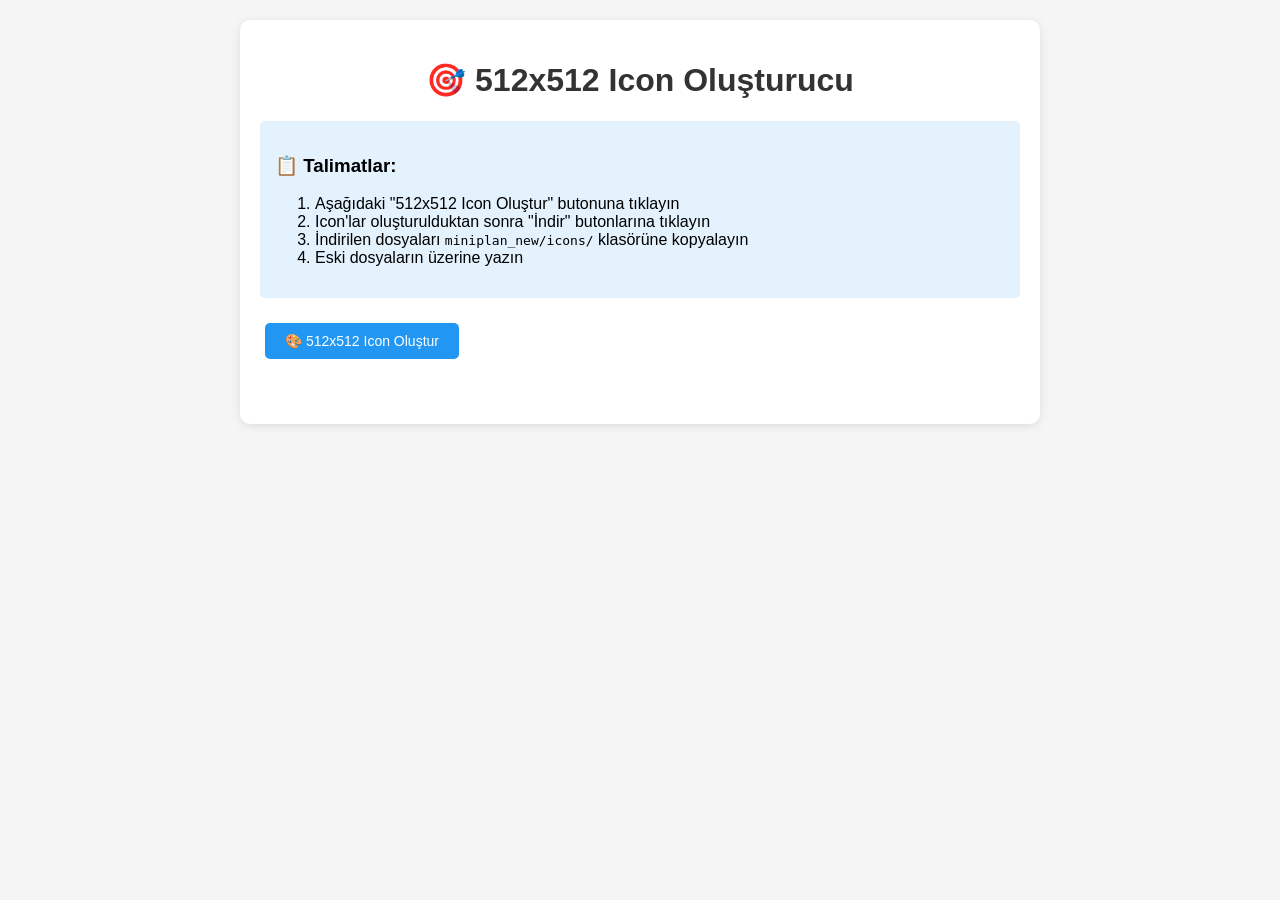
<file: create-512-icons.html>
<!DOCTYPE html>
<html lang="tr">
<head>
    <meta charset="UTF-8">
    <meta name="viewport" content="width=device-width, initial-scale=1.0">
    <title>512x512 Icon Oluşturucu</title>
    <style>
        body {
            font-family: Arial, sans-serif;
            max-width: 800px;
            margin: 0 auto;
            padding: 20px;
            background: #f5f5f5;
        }
        .container {
            background: white;
            padding: 20px;
            border-radius: 10px;
            box-shadow: 0 2px 10px rgba(0,0,0,0.1);
        }
        canvas {
            border: 2px solid #ddd;
            margin: 10px;
            display: block;
        }
        .download-btn {
            background: #2196F3;
            color: white;
            border: none;
            padding: 10px 20px;
            border-radius: 5px;
            cursor: pointer;
            margin: 5px;
            font-size: 14px;
        }
        .download-btn:hover {
            background: #1976D2;
        }
        .icon-preview {
            display: flex;
            flex-wrap: wrap;
            gap: 20px;
            margin: 20px 0;
        }
        .icon-item {
            text-align: center;
        }
        h1 {
            color: #333;
            text-align: center;
        }
        .instructions {
            background: #e3f2fd;
            padding: 15px;
            border-radius: 5px;
            margin: 20px 0;
        }
    </style>
</head>
<body>
    <div class="container">
        <h1>🎯 512x512 Icon Oluşturucu</h1>
        
        <div class="instructions">
            <h3>📋 Talimatlar:</h3>
            <ol>
                <li>Aşağıdaki "512x512 Icon Oluştur" butonuna tıklayın</li>
                <li>Icon'lar oluşturulduktan sonra "İndir" butonlarına tıklayın</li>
                <li>İndirilen dosyaları <code>miniplan_new/icons/</code> klasörüne kopyalayın</li>
                <li>Eski dosyaların üzerine yazın</li>
            </ol>
        </div>

        <button class="download-btn" onclick="createIcons()">🎨 512x512 Icon Oluştur</button>
        
        <div class="icon-preview" id="iconPreview">
            <!-- Icon'lar burada görünecek -->
        </div>
    </div>

    <script>
        function createIcons() {
            const preview = document.getElementById('iconPreview');
            preview.innerHTML = '';
            
            // Normal 512x512 icon
            createIcon(512, 512, false, 'icon-512x512.png');
            
            // Maskable 512x512 icon
            createIcon(512, 512, true, 'icon-512x512-maskable.png');
        }
        
        function createIcon(width, height, isMaskable, filename) {
            const canvas = document.createElement('canvas');
            canvas.width = width;
            canvas.height = height;
            const ctx = canvas.getContext('2d');
            
            // Gradient background
            const gradient = ctx.createLinearGradient(0, 0, width, height);
            gradient.addColorStop(0, '#2196F3');
            gradient.addColorStop(1, '#1976D2');
            
            // Background
            ctx.fillStyle = gradient;
            ctx.fillRect(0, 0, width, height);
            
            if (isMaskable) {
                // Maskable icon için safe area (9/10 of the canvas)
                const safeArea = width * 0.9;
                const offset = (width - safeArea) / 2;
                
                // Safe area background
                ctx.fillStyle = '#1565C0';
                ctx.fillRect(offset, offset, safeArea, safeArea);
            }
            
            // Ana icon tasarımı
            const centerX = width / 2;
            const centerY = height / 2;
            const iconSize = isMaskable ? width * 0.6 : width * 0.7;
            
            // Checkmark icon
            ctx.strokeStyle = '#FFFFFF';
            ctx.lineWidth = iconSize * 0.08;
            ctx.lineCap = 'round';
            ctx.lineJoin = 'round';
            
            // Checkmark çizimi
            const startX = centerX - iconSize * 0.3;
            const startY = centerY;
            const midX = centerX - iconSize * 0.1;
            const midY = centerY + iconSize * 0.2;
            const endX = centerX + iconSize * 0.3;
            const endY = centerY - iconSize * 0.2;
            
            ctx.beginPath();
            ctx.moveTo(startX, startY);
            ctx.lineTo(midX, midY);
            ctx.lineTo(endX, endY);
            ctx.stroke();
            
            // Circle outline
            ctx.strokeStyle = '#FFFFFF';
            ctx.lineWidth = iconSize * 0.05;
            ctx.beginPath();
            ctx.arc(centerX, centerY, iconSize * 0.4, 0, 2 * Math.PI);
            ctx.stroke();
            
            // Icon container
            const iconDiv = document.createElement('div');
            iconDiv.className = 'icon-item';
            
            const title = document.createElement('h3');
            title.textContent = filename;
            title.style.margin = '10px 0';
            
            const downloadBtn = document.createElement('button');
            downloadBtn.className = 'download-btn';
            downloadBtn.textContent = `📥 ${filename} İndir`;
            downloadBtn.onclick = () => downloadCanvas(canvas, filename);
            
            iconDiv.appendChild(title);
            iconDiv.appendChild(canvas);
            iconDiv.appendChild(downloadBtn);
            
            document.getElementById('iconPreview').appendChild(iconDiv);
        }
        
        function downloadCanvas(canvas, filename) {
            const link = document.createElement('a');
            link.download = filename;
            link.href = canvas.toDataURL('image/png');
            link.click();
        }
    </script>
</body>
</html>
</file>
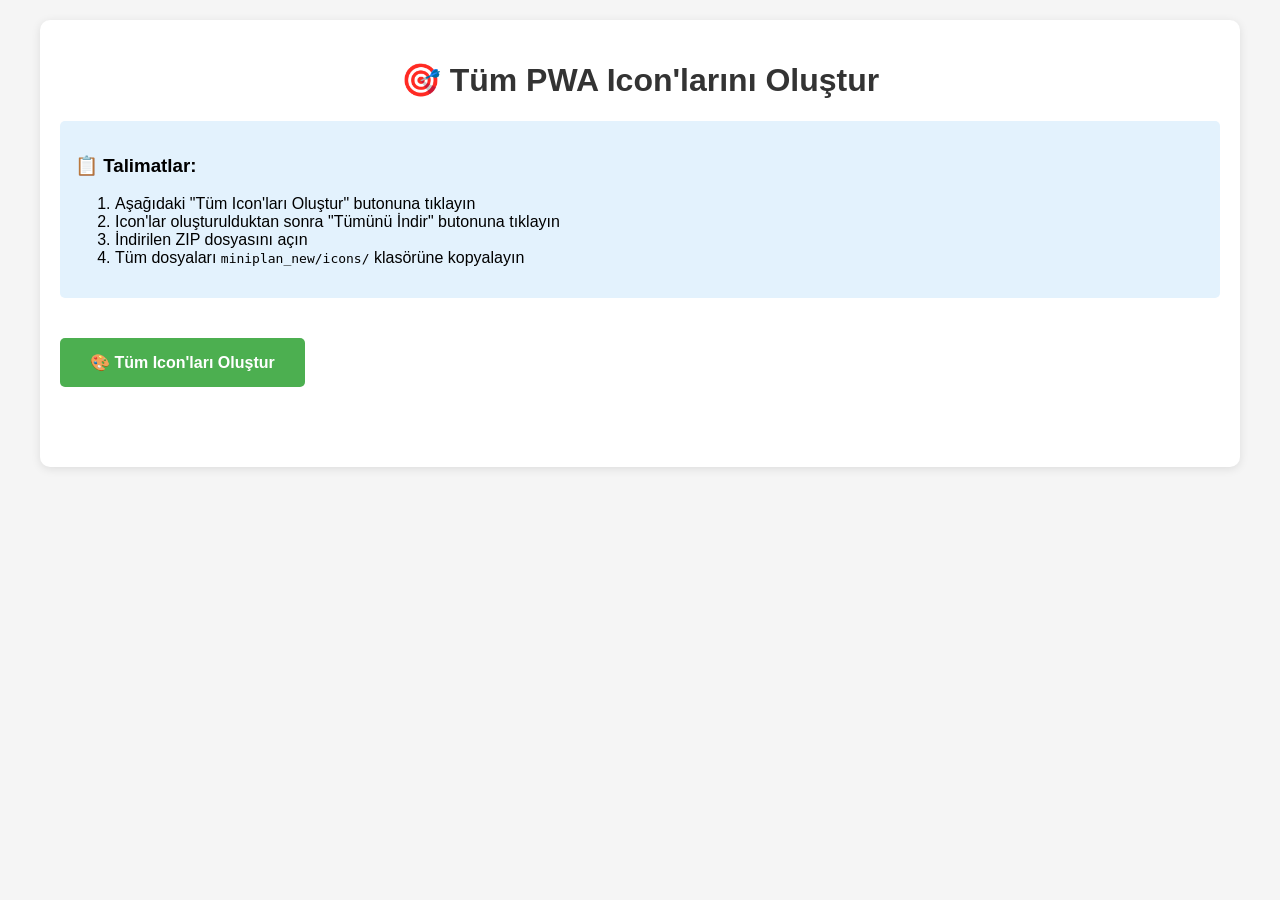
<file: create-all-icons.html>
<!DOCTYPE html>
<html lang="tr">
<head>
    <meta charset="UTF-8">
    <meta name="viewport" content="width=device-width, initial-scale=1.0">
    <title>Tüm Icon'ları Oluştur</title>
    <style>
        body {
            font-family: Arial, sans-serif;
            max-width: 1200px;
            margin: 0 auto;
            padding: 20px;
            background: #f5f5f5;
        }
        .container {
            background: white;
            padding: 20px;
            border-radius: 10px;
            box-shadow: 0 2px 10px rgba(0,0,0,0.1);
        }
        canvas {
            border: 2px solid #ddd;
            margin: 5px;
            display: block;
        }
        .download-btn {
            background: #2196F3;
            color: white;
            border: none;
            padding: 8px 16px;
            border-radius: 5px;
            cursor: pointer;
            margin: 2px;
            font-size: 12px;
        }
        .download-btn:hover {
            background: #1976D2;
        }
        .download-all-btn {
            background: #4CAF50;
            color: white;
            border: none;
            padding: 15px 30px;
            border-radius: 5px;
            cursor: pointer;
            margin: 20px 0;
            font-size: 16px;
            font-weight: bold;
        }
        .download-all-btn:hover {
            background: #45a049;
        }
        .icon-preview {
            display: grid;
            grid-template-columns: repeat(auto-fit, minmax(200px, 1fr));
            gap: 15px;
            margin: 20px 0;
        }
        .icon-item {
            text-align: center;
            background: #f9f9f9;
            padding: 10px;
            border-radius: 8px;
        }
        h1 {
            color: #333;
            text-align: center;
        }
        .instructions {
            background: #e3f2fd;
            padding: 15px;
            border-radius: 5px;
            margin: 20px 0;
        }
        .status {
            background: #4caf50;
            color: white;
            padding: 10px;
            border-radius: 5px;
            margin: 10px 0;
            text-align: center;
        }
        .size-info {
            font-size: 11px;
            color: #666;
            margin: 5px 0;
        }
    </style>
</head>
<body>
    <div class="container">
        <h1>🎯 Tüm PWA Icon'larını Oluştur</h1>
        
        <div class="instructions">
            <h3>📋 Talimatlar:</h3>
            <ol>
                <li>Aşağıdaki "Tüm Icon'ları Oluştur" butonuna tıklayın</li>
                <li>Icon'lar oluşturulduktan sonra "Tümünü İndir" butonuna tıklayın</li>
                <li>İndirilen ZIP dosyasını açın</li>
                <li>Tüm dosyaları <code>miniplan_new/icons/</code> klasörüne kopyalayın</li>
            </ol>
        </div>

        <button class="download-all-btn" onclick="createAllIcons()">🎨 Tüm Icon'ları Oluştur</button>
        <button class="download-all-btn" onclick="downloadAllIcons()" id="downloadAllBtn" style="display:none;">📦 Tümünü İndir (ZIP)</button>
        
        <div class="icon-preview" id="iconPreview">
            <!-- Icon'lar burada görünecek -->
        </div>
    </div>

    <script>
        const iconSizes = [
            { size: 72, name: '72x72' },
            { size: 96, name: '96x96' },
            { size: 128, name: '128x128' },
            { size: 144, name: '144x144' },
            { size: 152, name: '152x152' },
            { size: 192, name: '192x192' },
            { size: 384, name: '384x384' },
            { size: 512, name: '512x512' }
        ];

        let allCanvases = [];

        function createAllIcons() {
            const preview = document.getElementById('iconPreview');
            preview.innerHTML = '';
            allCanvases = [];
            
            iconSizes.forEach(iconSize => {
                // Normal icon
                createIcon(iconSize.size, iconSize.size, false, `icon-${iconSize.name}.png`);
                // Maskable icon
                createIcon(iconSize.size, iconSize.size, true, `icon-${iconSize.name}-maskable.png`);
            });
            
            document.getElementById('downloadAllBtn').style.display = 'inline-block';
        }
        
        function createIcon(width, height, isMaskable, filename) {
            const canvas = document.createElement('canvas');
            canvas.width = width;
            canvas.height = height;
            const ctx = canvas.getContext('2d');
            
            // Gradient background
            const gradient = ctx.createLinearGradient(0, 0, width, height);
            gradient.addColorStop(0, '#2196F3');
            gradient.addColorStop(1, '#1976D2');
            
            // Background
            ctx.fillStyle = gradient;
            ctx.fillRect(0, 0, width, height);
            
            if (isMaskable) {
                // Maskable icon için safe area (9/10 of the canvas)
                const safeArea = width * 0.9;
                const offset = (width - safeArea) / 2;
                
                // Safe area background
                ctx.fillStyle = '#1565C0';
                ctx.fillRect(offset, offset, safeArea, safeArea);
            }
            
            // Ana icon tasarımı
            const centerX = width / 2;
            const centerY = height / 2;
            const iconSize = isMaskable ? width * 0.6 : width * 0.7;
            
            // Checkmark icon
            ctx.strokeStyle = '#FFFFFF';
            ctx.lineWidth = Math.max(2, iconSize * 0.08);
            ctx.lineCap = 'round';
            ctx.lineJoin = 'round';
            
            // Checkmark çizimi
            const startX = centerX - iconSize * 0.3;
            const startY = centerY;
            const midX = centerX - iconSize * 0.1;
            const midY = centerY + iconSize * 0.2;
            const endX = centerX + iconSize * 0.3;
            const endY = centerY - iconSize * 0.2;
            
            ctx.beginPath();
            ctx.moveTo(startX, startY);
            ctx.lineTo(midX, midY);
            ctx.lineTo(endX, endY);
            ctx.stroke();
            
            // Circle outline
            ctx.strokeStyle = '#FFFFFF';
            ctx.lineWidth = Math.max(1, iconSize * 0.05);
            ctx.beginPath();
            ctx.arc(centerX, centerY, iconSize * 0.4, 0, 2 * Math.PI);
            ctx.stroke();
            
            // Icon container
            const iconDiv = document.createElement('div');
            iconDiv.className = 'icon-item';
            
            const title = document.createElement('h4');
            title.textContent = filename;
            title.style.margin = '5px 0';
            title.style.fontSize = '14px';
            
            const sizeInfo = document.createElement('div');
            sizeInfo.className = 'size-info';
            sizeInfo.textContent = `${width}x${height} - ${isMaskable ? 'Maskable' : 'Normal'}`;
            
            const downloadBtn = document.createElement('button');
            downloadBtn.className = 'download-btn';
            downloadBtn.textContent = `📥 İndir`;
            downloadBtn.onclick = () => downloadCanvas(canvas, filename);
            
            iconDiv.appendChild(title);
            iconDiv.appendChild(sizeInfo);
            iconDiv.appendChild(canvas);
            iconDiv.appendChild(downloadBtn);
            
            document.getElementById('iconPreview').appendChild(iconDiv);
            
            // Canvas'ı listeye ekle
            allCanvases.push({ canvas, filename });
        }
        
        function downloadCanvas(canvas, filename) {
            const link = document.createElement('a');
            link.download = filename;
            link.href = canvas.toDataURL('image/png');
            link.click();
            
            // Başarı mesajı
            const status = document.createElement('div');
            status.className = 'status';
            status.textContent = `✅ ${filename} indirildi!`;
            document.body.appendChild(status);
            
            setTimeout(() => {
                status.remove();
            }, 2000);
        }
        
        function downloadAllIcons() {
            // JSZip kütüphanesini dinamik olarak yükle
            const script = document.createElement('script');
            script.src = 'https://cdnjs.cloudflare.com/ajax/libs/jszip/3.10.1/jszip.min.js';
            script.onload = () => {
                createZipFile();
            };
            document.head.appendChild(script);
        }
        
        function createZipFile() {
            const zip = new JSZip();
            
            allCanvases.forEach(({ canvas, filename }) => {
                canvas.toBlob((blob) => {
                    zip.file(filename, blob);
                }, 'image/png');
            });
            
            zip.generateAsync({ type: 'blob' }).then((content) => {
                const link = document.createElement('a');
                link.download = 'miniplan-icons.zip';
                link.href = URL.createObjectURL(content);
                link.click();
                
                // Başarı mesajı
                const status = document.createElement('div');
                status.className = 'status';
                status.textContent = `✅ Tüm icon'lar ZIP olarak indirildi!`;
                document.body.appendChild(status);
                
                setTimeout(() => {
                    status.remove();
                }, 3000);
            });
        }
    </script>
</body>
</html>
</file>
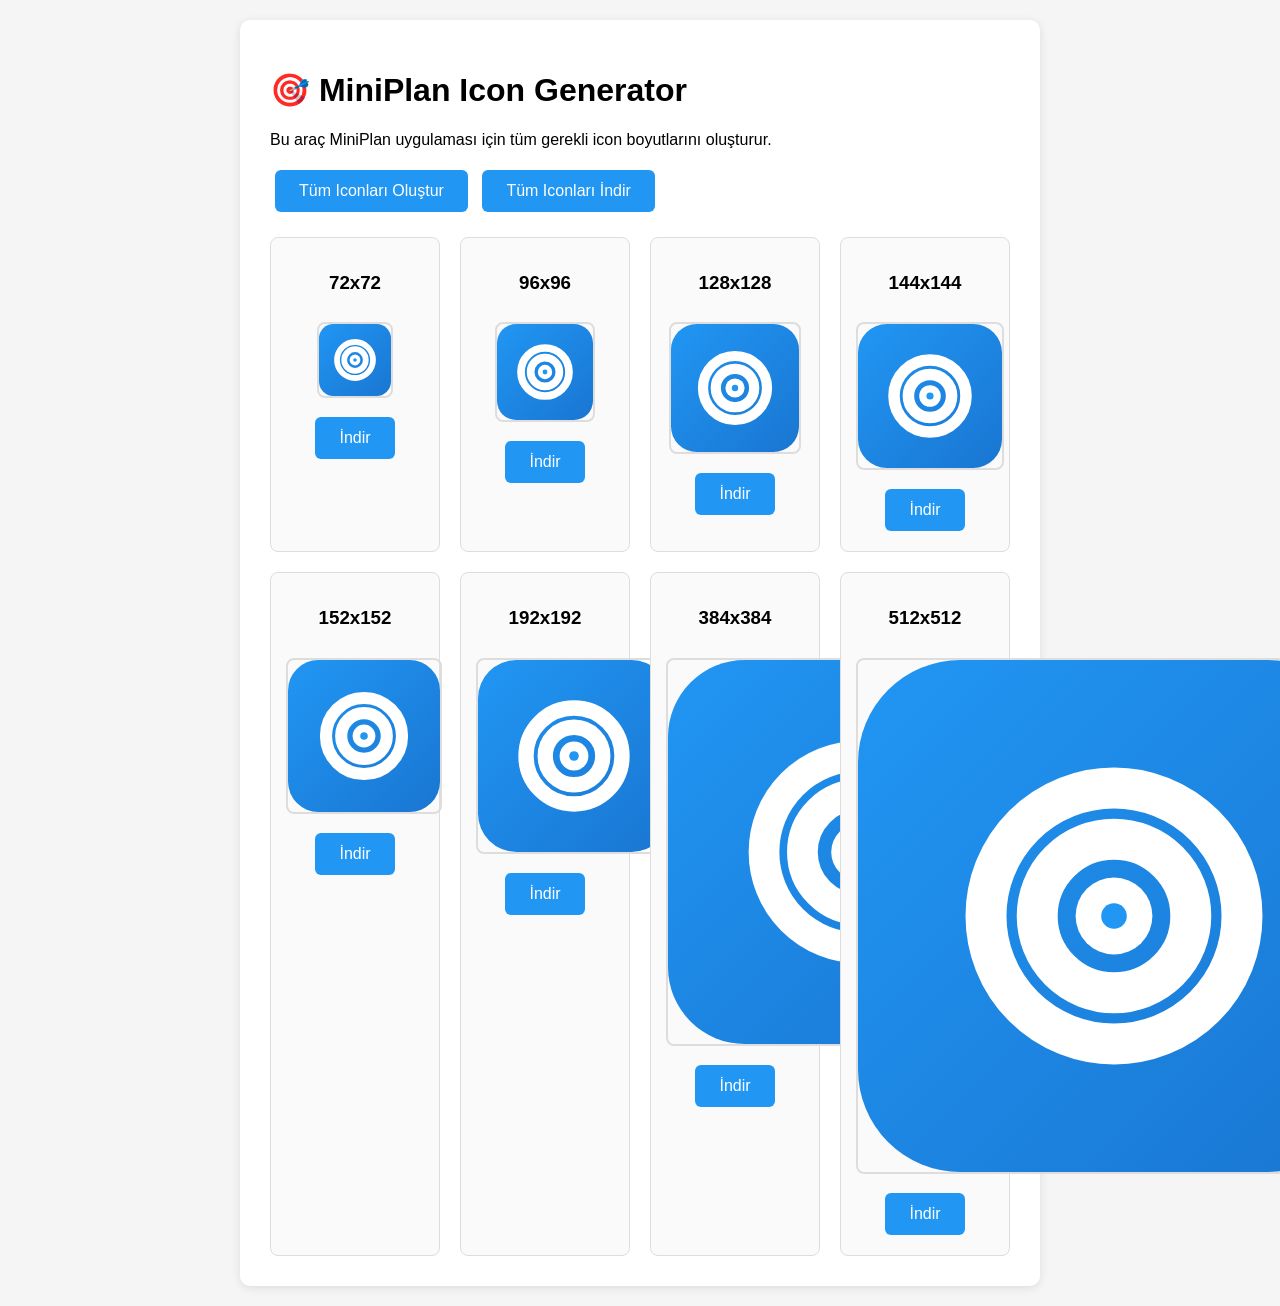
<file: create-icons.html>
<!DOCTYPE html>
<html lang="tr">
<head>
    <meta charset="UTF-8">
    <meta name="viewport" content="width=device-width, initial-scale=1.0">
    <title>MiniPlan Icon Generator</title>
    <style>
        body {
            font-family: Arial, sans-serif;
            max-width: 800px;
            margin: 0 auto;
            padding: 20px;
            background: #f5f5f5;
        }
        .container {
            background: white;
            padding: 30px;
            border-radius: 10px;
            box-shadow: 0 2px 10px rgba(0,0,0,0.1);
        }
        canvas {
            border: 2px solid #ddd;
            border-radius: 8px;
            margin: 10px 0;
        }
        button {
            background: #2196F3;
            color: white;
            border: none;
            padding: 12px 24px;
            border-radius: 6px;
            cursor: pointer;
            margin: 5px;
            font-size: 16px;
        }
        button:hover {
            background: #1976D2;
        }
        .icon-grid {
            display: grid;
            grid-template-columns: repeat(auto-fit, minmax(150px, 1fr));
            gap: 20px;
            margin-top: 20px;
        }
        .icon-item {
            text-align: center;
            padding: 15px;
            border: 1px solid #ddd;
            border-radius: 8px;
            background: #fafafa;
        }
    </style>
</head>
<body>
    <div class="container">
        <h1>🎯 MiniPlan Icon Generator</h1>
        <p>Bu araç MiniPlan uygulaması için tüm gerekli icon boyutlarını oluşturur.</p>
        
        <div>
            <button onclick="generateAllIcons()">Tüm Iconları Oluştur</button>
            <button onclick="downloadAllIcons()">Tüm Iconları İndir</button>
        </div>
        
        <div class="icon-grid" id="iconGrid">
            <!-- Iconlar buraya gelecek -->
        </div>
    </div>

    <script>
        const iconSizes = [72, 96, 128, 144, 152, 192, 384, 512];
        const generatedIcons = {};

        function generateAllIcons() {
            const grid = document.getElementById('iconGrid');
            grid.innerHTML = '';
            
            iconSizes.forEach(size => {
                const canvas = document.createElement('canvas');
                canvas.width = size;
                canvas.height = size;
                canvas.id = `canvas-${size}`;
                
                const ctx = canvas.getContext('2d');
                
                // Gradient background
                const gradient = ctx.createLinearGradient(0, 0, size, size);
                gradient.addColorStop(0, '#2196F3');
                gradient.addColorStop(1, '#1976D2');
                
                ctx.fillStyle = gradient;
                ctx.fillRect(0, 0, size, size);
                
                // Rounded corners
                ctx.globalCompositeOperation = 'destination-in';
                ctx.beginPath();
                ctx.roundRect(0, 0, size, size, size * 0.2);
                ctx.fill();
                ctx.globalCompositeOperation = 'source-over';
                
                // Target icon
                ctx.fillStyle = 'white';
                ctx.strokeStyle = 'white';
                ctx.lineWidth = size * 0.08;
                
                const centerX = size / 2;
                const centerY = size / 2;
                const radius = size * 0.25;
                
                // Outer circle
                ctx.beginPath();
                ctx.arc(centerX, centerY, radius, 0, 2 * Math.PI);
                ctx.stroke();
                
                // Middle circle
                ctx.beginPath();
                ctx.arc(centerX, centerY, radius * 0.6, 0, 2 * Math.PI);
                ctx.stroke();
                
                // Inner circle
                ctx.beginPath();
                ctx.arc(centerX, centerY, radius * 0.3, 0, 2 * Math.PI);
                ctx.fill();
                
                // Center dot
                ctx.fillStyle = '#2196F3';
                ctx.beginPath();
                ctx.arc(centerX, centerY, radius * 0.1, 0, 2 * Math.PI);
                ctx.fill();
                
                generatedIcons[size] = canvas;
                
                const item = document.createElement('div');
                item.className = 'icon-item';
                item.innerHTML = `
                    <h3>${size}x${size}</h3>
                    <canvas id="canvas-${size}" width="${size}" height="${size}"></canvas>
                    <br>
                    <button onclick="downloadIcon(${size})">İndir</button>
                `;
                grid.appendChild(item);
                
                // Copy canvas content
                const newCanvas = item.querySelector(`#canvas-${size}`);
                const newCtx = newCanvas.getContext('2d');
                newCtx.drawImage(canvas, 0, 0);
            });
        }

        function downloadIcon(size) {
            const canvas = generatedIcons[size];
            const link = document.createElement('a');
            link.download = `icon-${size}x${size}.png`;
            link.href = canvas.toDataURL();
            link.click();
        }

        function downloadAllIcons() {
            iconSizes.forEach(size => {
                setTimeout(() => downloadIcon(size), size * 10);
            });
        }

        // Canvas polyfill for roundRect
        if (!CanvasRenderingContext2D.prototype.roundRect) {
            CanvasRenderingContext2D.prototype.roundRect = function(x, y, width, height, radius) {
                this.beginPath();
                this.moveTo(x + radius, y);
                this.lineTo(x + width - radius, y);
                this.quadraticCurveTo(x + width, y, x + width, y + radius);
                this.lineTo(x + width, y + height - radius);
                this.quadraticCurveTo(x + width, y + height, x + width - radius, y + height);
                this.lineTo(x + radius, y + height);
                this.quadraticCurveTo(x, y + height, x, y + height - radius);
                this.lineTo(x, y + radius);
                this.quadraticCurveTo(x, y, x + radius, y);
                this.closePath();
            };
        }

        // Sayfa yüklendiğinde iconları oluştur
        window.onload = generateAllIcons;
    </script>
</body>
</html>
</file>
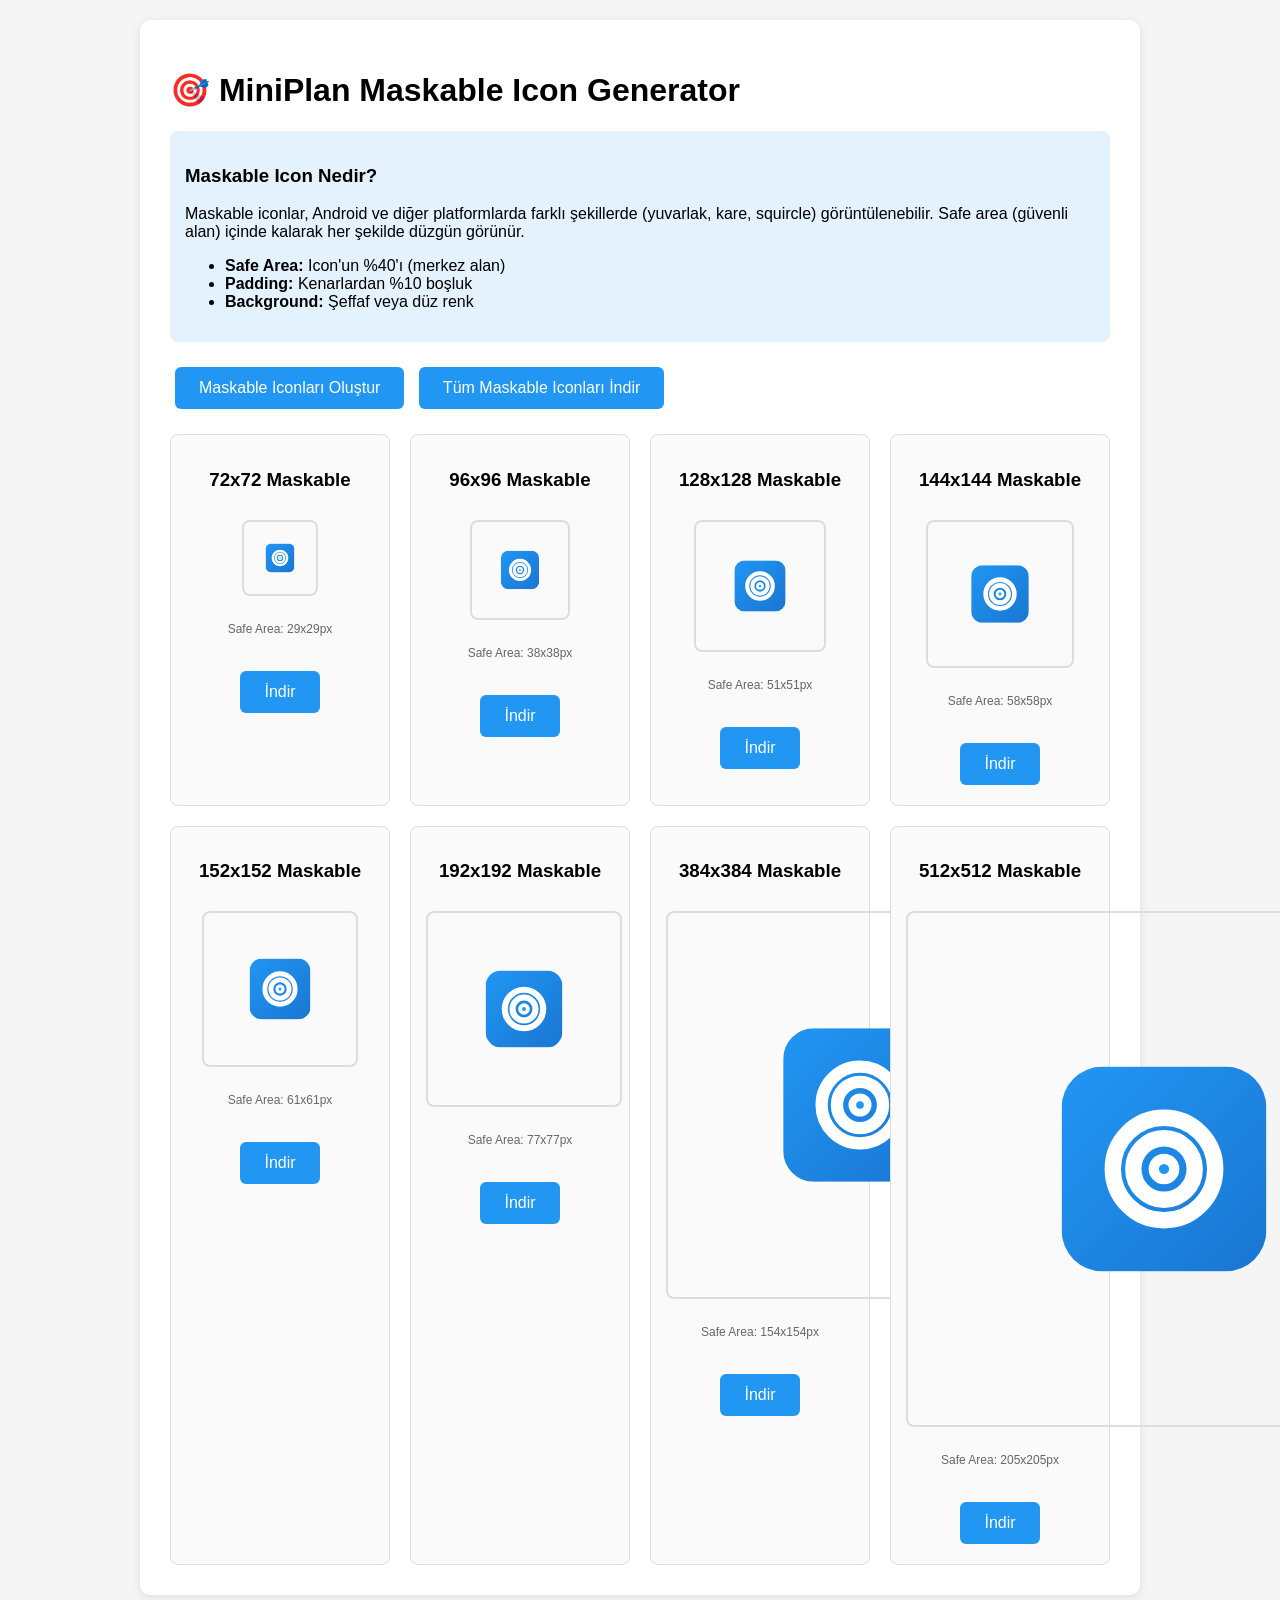
<file: create-maskable-icons.html>
<!DOCTYPE html>
<html lang="tr">
<head>
    <meta charset="UTF-8">
    <meta name="viewport" content="width=device-width, initial-scale=1.0">
    <title>MiniPlan Maskable Icon Generator</title>
    <style>
        body {
            font-family: Arial, sans-serif;
            max-width: 1000px;
            margin: 0 auto;
            padding: 20px;
            background: #f5f5f5;
        }
        .container {
            background: white;
            padding: 30px;
            border-radius: 10px;
            box-shadow: 0 2px 10px rgba(0,0,0,0.1);
        }
        canvas {
            border: 2px solid #ddd;
            border-radius: 8px;
            margin: 10px 0;
        }
        button {
            background: #2196F3;
            color: white;
            border: none;
            padding: 12px 24px;
            border-radius: 6px;
            cursor: pointer;
            margin: 5px;
            font-size: 16px;
        }
        button:hover {
            background: #1976D2;
        }
        .icon-grid {
            display: grid;
            grid-template-columns: repeat(auto-fit, minmax(200px, 1fr));
            gap: 20px;
            margin-top: 20px;
        }
        .icon-item {
            text-align: center;
            padding: 15px;
            border: 1px solid #ddd;
            border-radius: 8px;
            background: #fafafa;
        }
        .info {
            background: #e3f2fd;
            padding: 15px;
            border-radius: 8px;
            margin-bottom: 20px;
        }
    </style>
</head>
<body>
    <div class="container">
        <h1>🎯 MiniPlan Maskable Icon Generator</h1>
        
        <div class="info">
            <h3>Maskable Icon Nedir?</h3>
            <p>Maskable iconlar, Android ve diğer platformlarda farklı şekillerde (yuvarlak, kare, squircle) görüntülenebilir. 
            Safe area (güvenli alan) içinde kalarak her şekilde düzgün görünür.</p>
            <ul>
                <li><strong>Safe Area:</strong> Icon'un %40'ı (merkez alan)</li>
                <li><strong>Padding:</strong> Kenarlardan %10 boşluk</li>
                <li><strong>Background:</strong> Şeffaf veya düz renk</li>
            </ul>
        </div>
        
        <div>
            <button onclick="generateMaskableIcons()">Maskable Iconları Oluştur</button>
            <button onclick="downloadAllMaskableIcons()">Tüm Maskable Iconları İndir</button>
        </div>
        
        <div class="icon-grid" id="iconGrid">
            <!-- Iconlar buraya gelecek -->
        </div>
    </div>

    <script>
        const iconSizes = [72, 96, 128, 144, 152, 192, 384, 512];
        const generatedIcons = {};

        function generateMaskableIcons() {
            const grid = document.getElementById('iconGrid');
            grid.innerHTML = '';
            
            iconSizes.forEach(size => {
                const canvas = document.createElement('canvas');
                canvas.width = size;
                canvas.height = size;
                canvas.id = `canvas-${size}`;
                
                const ctx = canvas.getContext('2d');
                
                // Şeffaf background
                ctx.clearRect(0, 0, size, size);
                
                // Safe area hesaplama (icon'un %40'ı)
                const safeAreaSize = size * 0.4;
                const safeAreaX = (size - safeAreaSize) / 2;
                const safeAreaY = (size - safeAreaSize) / 2;
                
                // Gradient background (sadece safe area içinde)
                const gradient = ctx.createLinearGradient(safeAreaX, safeAreaY, safeAreaX + safeAreaSize, safeAreaY + safeAreaSize);
                gradient.addColorStop(0, '#2196F3');
                gradient.addColorStop(1, '#1976D2');
                
                // Safe area içinde gradient
                ctx.fillStyle = gradient;
                ctx.fillRect(safeAreaX, safeAreaY, safeAreaSize, safeAreaSize);
                
                // Rounded corners for safe area
                ctx.globalCompositeOperation = 'destination-in';
                ctx.beginPath();
                ctx.roundRect(safeAreaX, safeAreaY, safeAreaSize, safeAreaSize, safeAreaSize * 0.2);
                ctx.fill();
                ctx.globalCompositeOperation = 'source-over';
                
                // Target icon (safe area içinde)
                ctx.fillStyle = 'white';
                ctx.strokeStyle = 'white';
                ctx.lineWidth = safeAreaSize * 0.08;
                
                const centerX = size / 2;
                const centerY = size / 2;
                const radius = safeAreaSize * 0.25;
                
                // Outer circle
                ctx.beginPath();
                ctx.arc(centerX, centerY, radius, 0, 2 * Math.PI);
                ctx.stroke();
                
                // Middle circle
                ctx.beginPath();
                ctx.arc(centerX, centerY, radius * 0.6, 0, 2 * Math.PI);
                ctx.stroke();
                
                // Inner circle
                ctx.beginPath();
                ctx.arc(centerX, centerY, radius * 0.3, 0, 2 * Math.PI);
                ctx.fill();
                
                // Center dot
                ctx.fillStyle = '#2196F3';
                ctx.beginPath();
                ctx.arc(centerX, centerY, radius * 0.1, 0, 2 * Math.PI);
                ctx.fill();
                
                generatedIcons[size] = canvas;
                
                const item = document.createElement('div');
                item.className = 'icon-item';
                item.innerHTML = `
                    <h3>${size}x${size} Maskable</h3>
                    <canvas id="canvas-${size}" width="${size}" height="${size}"></canvas>
                    <p style="font-size: 12px; color: #666;">
                        Safe Area: ${Math.round(safeAreaSize)}x${Math.round(safeAreaSize)}px
                    </p>
                    <br>
                    <button onclick="downloadMaskableIcon(${size})">İndir</button>
                `;
                grid.appendChild(item);
                
                // Copy canvas content
                const newCanvas = item.querySelector(`#canvas-${size}`);
                const newCtx = newCanvas.getContext('2d');
                newCtx.drawImage(canvas, 0, 0);
            });
        }

        function downloadMaskableIcon(size) {
            const canvas = generatedIcons[size];
            const link = document.createElement('a');
            link.download = `icon-${size}x${size}-maskable.png`;
            link.href = canvas.toDataURL();
            link.click();
        }

        function downloadAllMaskableIcons() {
            iconSizes.forEach(size => {
                setTimeout(() => downloadMaskableIcon(size), size * 10);
            });
        }

        // Canvas polyfill for roundRect
        if (!CanvasRenderingContext2D.prototype.roundRect) {
            CanvasRenderingContext2D.prototype.roundRect = function(x, y, width, height, radius) {
                this.beginPath();
                this.moveTo(x + radius, y);
                this.lineTo(x + width - radius, y);
                this.quadraticCurveTo(x + width, y, x + width, y + radius);
                this.lineTo(x + width, y + height - radius);
                this.quadraticCurveTo(x + width, y + height, x + width - radius, y + height);
                this.lineTo(x + radius, y + height);
                this.quadraticCurveTo(x, y + height, x, y + height - radius);
                this.lineTo(x, y + radius);
                this.quadraticCurveTo(x, y, x + radius, y);
                this.closePath();
            };
        }

        // Sayfa yüklendiğinde iconları oluştur
        window.onload = generateMaskableIcons;
    </script>
</body>
</html>
</file>
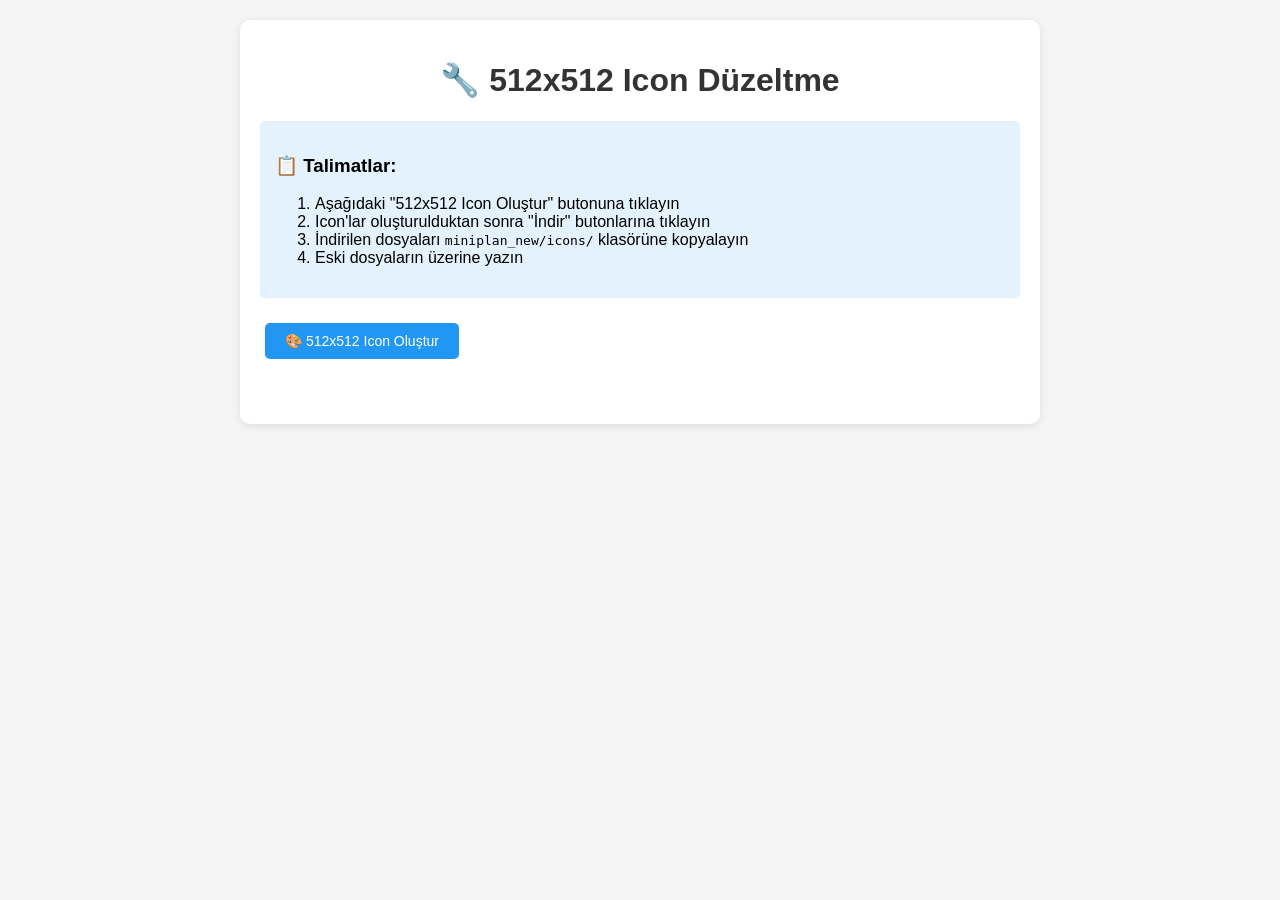
<file: fix-512-icons.html>
<!DOCTYPE html>
<html lang="tr">
<head>
    <meta charset="UTF-8">
    <meta name="viewport" content="width=device-width, initial-scale=1.0">
    <title>512x512 Icon Düzeltme</title>
    <style>
        body {
            font-family: Arial, sans-serif;
            max-width: 800px;
            margin: 0 auto;
            padding: 20px;
            background: #f5f5f5;
        }
        .container {
            background: white;
            padding: 20px;
            border-radius: 10px;
            box-shadow: 0 2px 10px rgba(0,0,0,0.1);
        }
        canvas {
            border: 2px solid #ddd;
            margin: 10px;
            display: block;
        }
        .download-btn {
            background: #2196F3;
            color: white;
            border: none;
            padding: 10px 20px;
            border-radius: 5px;
            cursor: pointer;
            margin: 5px;
            font-size: 14px;
        }
        .download-btn:hover {
            background: #1976D2;
        }
        .icon-preview {
            display: flex;
            flex-wrap: wrap;
            gap: 20px;
            margin: 20px 0;
        }
        .icon-item {
            text-align: center;
        }
        h1 {
            color: #333;
            text-align: center;
        }
        .instructions {
            background: #e3f2fd;
            padding: 15px;
            border-radius: 5px;
            margin: 20px 0;
        }
        .status {
            background: #4caf50;
            color: white;
            padding: 10px;
            border-radius: 5px;
            margin: 10px 0;
            text-align: center;
        }
    </style>
</head>
<body>
    <div class="container">
        <h1>🔧 512x512 Icon Düzeltme</h1>
        
        <div class="instructions">
            <h3>📋 Talimatlar:</h3>
            <ol>
                <li>Aşağıdaki "512x512 Icon Oluştur" butonuna tıklayın</li>
                <li>Icon'lar oluşturulduktan sonra "İndir" butonlarına tıklayın</li>
                <li>İndirilen dosyaları <code>miniplan_new/icons/</code> klasörüne kopyalayın</li>
                <li>Eski dosyaların üzerine yazın</li>
            </ol>
        </div>

        <button class="download-btn" onclick="createIcons()">🎨 512x512 Icon Oluştur</button>
        
        <div class="icon-preview" id="iconPreview">
            <!-- Icon'lar burada görünecek -->
        </div>
    </div>

    <script>
        function createIcons() {
            const preview = document.getElementById('iconPreview');
            preview.innerHTML = '';
            
            // Normal 512x512 icon
            createIcon(512, 512, false, 'icon-512x512.png');
            
            // Maskable 512x512 icon
            createIcon(512, 512, true, 'icon-512x512-maskable.png');
        }
        
        function createIcon(width, height, isMaskable, filename) {
            const canvas = document.createElement('canvas');
            canvas.width = width;
            canvas.height = height;
            const ctx = canvas.getContext('2d');
            
            // Gradient background
            const gradient = ctx.createLinearGradient(0, 0, width, height);
            gradient.addColorStop(0, '#2196F3');
            gradient.addColorStop(1, '#1976D2');
            
            // Background
            ctx.fillStyle = gradient;
            ctx.fillRect(0, 0, width, height);
            
            if (isMaskable) {
                // Maskable icon için safe area (9/10 of the canvas)
                const safeArea = width * 0.9;
                const offset = (width - safeArea) / 2;
                
                // Safe area background
                ctx.fillStyle = '#1565C0';
                ctx.fillRect(offset, offset, safeArea, safeArea);
            }
            
            // Ana icon tasarımı
            const centerX = width / 2;
            const centerY = height / 2;
            const iconSize = isMaskable ? width * 0.6 : width * 0.7;
            
            // Checkmark icon
            ctx.strokeStyle = '#FFFFFF';
            ctx.lineWidth = iconSize * 0.08;
            ctx.lineCap = 'round';
            ctx.lineJoin = 'round';
            
            // Checkmark çizimi
            const startX = centerX - iconSize * 0.3;
            const startY = centerY;
            const midX = centerX - iconSize * 0.1;
            const midY = centerY + iconSize * 0.2;
            const endX = centerX + iconSize * 0.3;
            const endY = centerY - iconSize * 0.2;
            
            ctx.beginPath();
            ctx.moveTo(startX, startY);
            ctx.lineTo(midX, midY);
            ctx.lineTo(endX, endY);
            ctx.stroke();
            
            // Circle outline
            ctx.strokeStyle = '#FFFFFF';
            ctx.lineWidth = iconSize * 0.05;
            ctx.beginPath();
            ctx.arc(centerX, centerY, iconSize * 0.4, 0, 2 * Math.PI);
            ctx.stroke();
            
            // Icon container
            const iconDiv = document.createElement('div');
            iconDiv.className = 'icon-item';
            
            const title = document.createElement('h3');
            title.textContent = filename;
            title.style.margin = '10px 0';
            
            const downloadBtn = document.createElement('button');
            downloadBtn.className = 'download-btn';
            downloadBtn.textContent = `📥 ${filename} İndir`;
            downloadBtn.onclick = () => downloadCanvas(canvas, filename);
            
            iconDiv.appendChild(title);
            iconDiv.appendChild(canvas);
            iconDiv.appendChild(downloadBtn);
            
            document.getElementById('iconPreview').appendChild(iconDiv);
        }
        
        function downloadCanvas(canvas, filename) {
            const link = document.createElement('a');
            link.download = filename;
            link.href = canvas.toDataURL('image/png');
            link.click();
            
            // Başarı mesajı
            const status = document.createElement('div');
            status.className = 'status';
            status.textContent = `✅ ${filename} indirildi! Şimdi icons/ klasörüne kopyalayın.`;
            document.body.appendChild(status);
            
            setTimeout(() => {
                status.remove();
            }, 3000);
        }
    </script>
</body>
</html>
</file>
<file: styles.css>
/* MiniPlan Premium - Enhanced Styles */

:root {
    /* Light Theme Colors */
    --primary-color: #2196F3;
    --secondary-color: #1976D2;
    --success-color: #4caf50;
    --warning-color: #ff9800;
    --danger-color: #f44336;
    --background-color: #f5f5f5;
    --card-color: #ffffff;
    --text-color: #333333;
    --text-secondary: #666666;
    --border-color: #e0e0e0;
    --shadow-color: rgba(0,0,0,0.1);
    --gradient-start: #667eea;
    --gradient-end: #764ba2;
}

/* Dark Theme */
[data-theme="dark"] {
    --primary-color: #64b5f6;
    --secondary-color: #42a5f5;
    --background-color: #121212;
    --card-color: #1e1e1e;
    --text-color: #ffffff;
    --text-secondary: #b0b0b0;
    --border-color: #333333;
    --shadow-color: rgba(0,0,0,0.3);
    --gradient-start: #2c3e50;
    --gradient-end: #34495e;
}

/* Color Themes */
[data-color="blue"] {
    --primary-color: #2196F3;
    --secondary-color: #1976D2;
    --gradient-start: #667eea;
    --gradient-end: #764ba2;
}

[data-color="green"] {
    --primary-color: #4caf50;
    --secondary-color: #388e3c;
    --gradient-start: #56ab2f;
    --gradient-end: #a8e6cf;
}

[data-color="purple"] {
    --primary-color: #9c27b0;
    --secondary-color: #7b1fa2;
    --gradient-start: #667eea;
    --gradient-end: #764ba2;
}

[data-color="orange"] {
    --primary-color: #ff9800;
    --secondary-color: #f57c00;
    --gradient-start: #ff9a9e;
    --gradient-end: #fecfef;
}

* {
    margin: 0;
    padding: 0;
    box-sizing: border-box;
    transition: all 0.3s ease;
}

body {
    font-family: 'Segoe UI', Tahoma, Geneva, Verdana, sans-serif;
    background: linear-gradient(135deg, var(--gradient-start), var(--gradient-end));
    min-height: 100vh;
    padding: 20px;
    color: var(--text-color);
    /* Mobil optimizasyonları */
    -webkit-font-smoothing: antialiased;
    -moz-osx-font-smoothing: grayscale;
    text-rendering: optimizeLegibility;
    /* iOS Safari için */
    -webkit-overflow-scrolling: touch;
    /* Android için */
    touch-action: manipulation;
}

.container {
    max-width: 1400px;
    margin: 0 auto;
    background: var(--card-color);
    border-radius: 20px;
    box-shadow: 0 20px 40px var(--shadow-color);
    overflow: hidden;
}

/* Header Styles */
.header {
    background: linear-gradient(135deg, var(--primary-color), var(--secondary-color));
    color: white;
    padding: 30px;
    text-align: center;
    position: relative;
}

.header-controls {
    position: absolute;
    top: 20px;
    right: 20px;
    display: flex;
    gap: 10px;
}

.theme-toggle, .color-picker {
    background: rgba(255,255,255,0.2);
    border: none;
    color: white;
    padding: 8px 12px;
    border-radius: 8px;
    cursor: pointer;
    font-size: 16px;
    transition: all 0.3s ease;
    min-height: 50px;
    min-width: 50px;
    display: flex;
    align-items: center;
    justify-content: center;
    user-select: none;
    -webkit-user-select: none;
    -webkit-tap-highlight-color: transparent;
    box-sizing: border-box;
    /* Tıklanabilir alanı genişlet */
    position: relative;
}

.theme-toggle::before, .color-picker::before {
    content: '';
    position: absolute;
    top: -10px;
    left: -10px;
    right: -10px;
    bottom: -10px;
    z-index: -1;
    pointer-events: all;
    cursor: pointer;
}

.theme-toggle:hover, .color-picker:hover {
    background: rgba(255,255,255,0.3);
    transform: scale(1.05);
}

.logo {
    font-size: 48px;
    margin-bottom: 10px;
    animation: bounce 2s infinite;
}

@keyframes bounce {
    0%, 20%, 50%, 80%, 100% { transform: translateY(0); }
    40% { transform: translateY(-10px); }
    60% { transform: translateY(-5px); }
}

.title {
    font-size: 32px;
    font-weight: bold;
    margin-bottom: 10px;
}

.subtitle {
    font-size: 16px;
    opacity: 0.9;
}

.ai-motivation {
    background: rgba(255,255,255,0.1);
    padding: 15px;
    border-radius: 10px;
    margin-top: 20px;
    font-style: italic;
    font-size: 18px;
    animation: fadeInUp 0.8s ease;
}

@keyframes fadeInUp {
    from {
        opacity: 0;
        transform: translateY(20px);
    }
    to {
        opacity: 1;
        transform: translateY(0);
    }
}

/* Main Content */
.main-content {
    display: grid;
    grid-template-columns: 1fr 1fr;
    gap: 30px;
    padding: 30px;
}

.section {
    background: var(--background-color);
    border-radius: 15px;
    padding: 25px;
    box-shadow: 0 5px 15px var(--shadow-color);
}

.section-title {
    font-size: 24px;
    font-weight: bold;
    color: var(--primary-color);
    margin-bottom: 20px;
    display: flex;
    align-items: center;
}

.section-icon {
    font-size: 28px;
    margin-right: 10px;
}

/* Calendar Styles */
.calendar {
    background: var(--card-color);
    border-radius: 10px;
    padding: 20px;
    box-shadow: 0 5px 15px var(--shadow-color);
}

.calendar-header {
    display: flex;
    justify-content: space-between;
    align-items: center;
    margin-bottom: 20px;
}

.calendar-nav {
    background: var(--primary-color);
    color: white;
    border: none;
    padding: 12px 18px;
    border-radius: 8px;
    cursor: pointer;
    font-size: 18px;
    font-weight: bold;
    transition: all 0.3s ease;
    min-height: 50px;
    min-width: 50px;
    display: flex;
    align-items: center;
    justify-content: center;
    user-select: none;
    -webkit-user-select: none;
    -webkit-tap-highlight-color: transparent;
    box-shadow: 0 4px 8px rgba(33, 150, 243, 0.2);
    box-sizing: border-box;
    /* Tıklanabilir alanı genişlet */
    position: relative;
}

.calendar-nav::before {
    content: '';
    position: absolute;
    top: -10px;
    left: -10px;
    right: -10px;
    bottom: -10px;
    z-index: -1;
    pointer-events: all;
    cursor: pointer;
}

.calendar-nav:hover {
    background: var(--secondary-color);
    transform: translateY(-2px) scale(1.05);
    box-shadow: 0 6px 15px rgba(33, 150, 243, 0.3);
}

.calendar-nav:active {
    transform: translateY(0) scale(1.02);
    box-shadow: 0 2px 8px rgba(33, 150, 243, 0.3);
}

.calendar-nav:focus {
    outline: none;
    box-shadow: 0 0 0 3px rgba(33, 150, 243, 0.4);
}

.calendar-title {
    font-size: 20px;
    font-weight: bold;
    color: var(--text-color);
}

.calendar-grid {
    display: grid;
    grid-template-columns: repeat(7, 1fr);
    gap: 5px;
}

.calendar-day {
    aspect-ratio: 1;
    display: flex;
    align-items: center;
    justify-content: center;
    border-radius: 8px;
    cursor: pointer;
    font-weight: bold;
    transition: all 0.3s ease;
    position: relative;
    min-height: 50px;
    min-width: 50px;
    user-select: none;
    -webkit-user-select: none;
    -webkit-tap-highlight-color: transparent;
    border: 2px solid transparent;
    box-sizing: border-box;
    /* Tıklanabilir alanı genişlet */
}

.calendar-day::before {
    content: '';
    position: absolute;
    top: -5px;
    left: -5px;
    right: -5px;
    bottom: -5px;
    z-index: -1;
    pointer-events: all;
    cursor: pointer;
}

.calendar-day:hover {
    background: var(--primary-color);
    color: white;
    transform: scale(1.1);
    box-shadow: 0 4px 12px rgba(33, 150, 243, 0.3);
    border-color: var(--secondary-color);
}

.calendar-day:active {
    transform: scale(1.05);
    box-shadow: 0 2px 8px rgba(33, 150, 243, 0.3);
}

.calendar-day:focus {
    outline: none;
    box-shadow: 0 0 0 3px rgba(33, 150, 243, 0.4);
}

.calendar-day.today {
    background: var(--primary-color);
    color: white;
    animation: pulse 2s infinite;
}

@keyframes pulse {
    0% { box-shadow: 0 0 0 0 rgba(33, 150, 243, 0.7); }
    70% { box-shadow: 0 0 0 10px rgba(33, 150, 243, 0); }
    100% { box-shadow: 0 0 0 0 rgba(33, 150, 243, 0); }
}

.calendar-day.has-goals {
    background: var(--success-color);
    color: white;
}

.calendar-day.has-goals::after {
    content: '•';
    position: absolute;
    bottom: 2px;
    font-size: 12px;
}

.calendar-day.other-month {
    color: var(--text-secondary);
}

.weekday-header {
    text-align: center;
    font-weight: bold;
    color: var(--text-secondary);
    padding: 10px 0;
}

/* Goals Section */
.goals-section {
    background: var(--card-color);
    border-radius: 10px;
    padding: 20px;
    box-shadow: 0 5px 15px var(--shadow-color);
}

.selected-date {
    font-size: 18px;
    font-weight: bold;
    color: var(--primary-color);
    margin-bottom: 15px;
}

.goal-input {
    width: 100%;
    padding: 12px;
    border: 2px solid var(--border-color);
    border-radius: 8px;
    margin-bottom: 12px;
    font-size: 16px;
    background: var(--card-color);
    color: var(--text-color);
    transition: all 0.3s ease;
}

.goal-input:focus {
    outline: none;
    border-color: var(--primary-color);
    box-shadow: 0 0 0 3px rgba(33, 150, 243, 0.1);
}

/* Buttons */
.btn {
    background: var(--primary-color);
    color: white;
    border: none;
    padding: 12px 24px;
    border-radius: 8px;
    font-size: 16px;
    font-weight: bold;
    cursor: pointer;
    transition: all 0.3s ease;
    margin: 5px;
    position: relative;
    overflow: hidden;
    min-height: 50px;
    min-width: 50px;
    display: inline-flex;
    align-items: center;
    justify-content: center;
    user-select: none;
    -webkit-user-select: none;
    -webkit-tap-highlight-color: transparent;
    box-shadow: 0 4px 8px rgba(33, 150, 243, 0.2);
    box-sizing: border-box;
    /* Tıklanabilir alanı genişlet */
    position: relative;
}

.btn::before {
    content: '';
    position: absolute;
    top: -10px;
    left: -10px;
    right: -10px;
    bottom: -10px;
    z-index: -1;
    pointer-events: all;
    cursor: pointer;
}

.btn::before {
    content: '';
    position: absolute;
    top: 0;
    left: -100%;
    width: 100%;
    height: 100%;
    background: linear-gradient(90deg, transparent, rgba(255,255,255,0.2), transparent);
    transition: left 0.5s;
}

.btn:hover::before {
    left: 100%;
}

.btn:hover {
    background: var(--secondary-color);
    transform: translateY(-3px);
    box-shadow: 0 8px 25px rgba(33, 150, 243, 0.4);
}

.btn:active {
    transform: translateY(-1px);
    box-shadow: 0 4px 15px rgba(33, 150, 243, 0.3);
}

.btn:focus {
    outline: none;
    box-shadow: 0 0 0 4px rgba(33, 150, 243, 0.4);
}

.btn:focus-visible {
    outline: 2px solid var(--primary-color);
    outline-offset: 2px;
}

.btn-secondary {
    background: var(--text-secondary);
}

.btn-secondary:hover {
    background: var(--text-color);
}

/* Progress Section */
.progress-section {
    background: var(--card-color);
    border-radius: 10px;
    padding: 20px;
    box-shadow: 0 5px 15px var(--shadow-color);
    margin-top: 20px;
}

.progress-bar {
    width: 100%;
    height: 10px;
    background: var(--border-color);
    border-radius: 5px;
    margin: 15px 0;
    overflow: hidden;
    position: relative;
}

.progress-fill {
    height: 100%;
    background: linear-gradient(90deg, var(--primary-color), var(--secondary-color));
    width: 0%;
    transition: width 0.8s ease;
    position: relative;
}

.progress-fill::after {
    content: '';
    position: absolute;
    top: 0;
    left: 0;
    right: 0;
    bottom: 0;
    background: linear-gradient(90deg, transparent, rgba(255,255,255,0.3), transparent);
    animation: shimmer 2s infinite;
}

@keyframes shimmer {
    0% { transform: translateX(-100%); }
    100% { transform: translateX(100%); }
}

/* Stats */
.stats {
    display: grid;
    grid-template-columns: repeat(3, 1fr);
    gap: 15px;
    margin-top: 20px;
}

.stat-item {
    text-align: center;
    padding: 15px;
    background: var(--background-color);
    border-radius: 8px;
    transition: all 0.3s ease;
}

.stat-item:hover {
    transform: translateY(-5px);
    box-shadow: 0 10px 20px var(--shadow-color);
}

.stat-number {
    font-size: 24px;
    font-weight: bold;
    color: var(--primary-color);
}

.stat-label {
    font-size: 12px;
    color: var(--text-secondary);
    margin-top: 5px;
}

/* Tabs */
.tabs {
    display: flex;
    margin-bottom: 20px;
    background: var(--background-color);
    border-radius: 8px;
    padding: 5px;
}

.tab {
    flex: 1;
    padding: 10px;
    text-align: center;
    cursor: pointer;
    border-radius: 5px;
    transition: all 0.3s ease;
    color: var(--text-color);
}

.tab.active {
    background: var(--primary-color);
    color: white;
    transform: scale(1.05);
}

.tab-content {
    display: none;
    animation: fadeIn 0.3s ease;
}

.tab-content.active {
    display: block;
}

@keyframes fadeIn {
    from { opacity: 0; }
    to { opacity: 1; }
}

/* Mobile Optimizations */
@media (max-width: 768px) {
    body {
        padding: 5px;
        font-size: 14px;
    }
    
    .container {
        border-radius: 10px;
        margin: 0;
        box-shadow: 0 10px 20px var(--shadow-color);
    }
    
    .header {
        padding: 15px;
    }
    
    .header .title {
        font-size: 20px;
    }
    
    .header .subtitle {
        font-size: 12px;
    }
    
    .header .logo {
        font-size: 36px;
    }
    
    .main-content {
        grid-template-columns: 1fr;
        gap: 15px;
        padding: 15px;
    }
    
    .section {
        padding: 15px;
        border-radius: 10px;
    }
    
    .section-title {
        font-size: 18px;
        margin-bottom: 15px;
    }
    
    .stats {
        grid-template-columns: repeat(2, 1fr);
        gap: 8px;
    }
    
    .stat-item {
        padding: 10px;
    }
    
    .stat-number {
        font-size: 20px;
    }
    
    .header-controls {
        position: static;
        justify-content: center;
        margin-top: 10px;
        flex-wrap: wrap;
        gap: 8px;
    }
    
    .auth-container {
        padding: 20px 15px;
        margin: 10px;
        border-radius: 15px;
    }
    
    .calendar-grid {
        gap: 2px;
    }
    
    .calendar-day {
        font-size: 12px;
        min-height: 40px;
        min-width: 40px;
    }
    
    .calendar-nav {
        min-height: 40px;
        min-width: 40px;
        padding: 8px 12px;
        font-size: 16px;
    }
    
    .goal-input {
        font-size: 16px; /* iOS zoom önleme */
        padding: 10px;
    }
    
    .auth-input {
        font-size: 16px; /* iOS zoom önleme */
        padding: 12px;
    }
    
    .btn {
        padding: 10px 16px;
        font-size: 14px;
        min-height: 44px;
        min-width: 44px;
    }
    
    .ai-motivation {
        font-size: 14px;
        padding: 12px;
    }
    
    /* Modal optimizasyonları */
    .premium-container {
        padding: 20px 15px;
        margin: 10px;
    }
    
    .plan-card {
        padding: 15px;
    }
    
    .plan-header h3 {
        font-size: 18px;
    }
    
    .plan-price {
        font-size: 28px;
    }
    
    /* Arkadaş modal optimizasyonu */
    .auth-container[style*="max-width: 600px"] {
        max-width: 95% !important;
        margin: 10px;
    }
    
    /* Mood butonları mobil optimizasyonu */
    .mood-btn {
        min-width: 50px;
        min-height: 50px;
        padding: 8px;
    }
    
    .mood-btn span:first-child {
        font-size: 20px;
    }
    
    .mood-btn span:last-child {
        font-size: 10px;
    }
}

/* Touch optimizations */
@media (hover: none) and (pointer: coarse) {
    .btn, .calendar-nav, .theme-toggle, .color-picker, .auth-btn, .premium-btn-header, .plan-btn, .close-premium {
        min-height: 48px;
        min-width: 48px;
        padding: 12px 16px;
    }
    
    .calendar-day {
        min-height: 48px;
        min-width: 48px;
    }
    
    .mood-btn {
        min-height: 60px;
        min-width: 60px;
        padding: 12px;
    }
    
    .template-btn {
        min-height: 48px;
        min-width: 48px;
        padding: 10px 14px;
    }
    
    /* Touch feedback */
    .btn:active, .calendar-nav:active, .theme-toggle:active, .color-picker:active, 
    .auth-btn:active, .premium-btn-header:active, .plan-btn:active, .close-premium:active,
    .mood-btn:active, .template-btn:active, .calendar-day:active {
        transform: scale(0.95);
        transition: transform 0.1s ease;
    }
}

/* Tüm butonlar için genel tıklama alanı genişletme */
.btn, .calendar-nav, .theme-toggle, .color-picker, .auth-btn, .premium-btn-header, .plan-btn, .close-premium, .mood-btn, .template-btn, .calendar-day {
    position: relative;
    overflow: visible;
    pointer-events: all;
}

.btn::after, .calendar-nav::after, .theme-toggle::after, .color-picker::after, .auth-btn::after, .premium-btn-header::after, .plan-btn::after, .close-premium::after, .mood-btn::after, .template-btn::after, .calendar-day::after {
    content: '';
    position: absolute;
    top: -15px;
    left: -15px;
    right: -15px;
    bottom: -15px;
    z-index: 1;
    pointer-events: all;
    cursor: pointer;
}

/* Loading Animation */
.loading {
    display: inline-block;
    width: 20px;
    height: 20px;
    border: 3px solid rgba(255,255,255,.3);
    border-radius: 50%;
    border-top-color: #fff;
    animation: spin 1s ease-in-out infinite;
}

@keyframes spin {
    to { transform: rotate(360deg); }
}

/* Auth Modal Styles */
.auth-modal {
    position: fixed;
    top: 0;
    left: 0;
    width: 100%;
    height: 100%;
    background: linear-gradient(135deg, var(--gradient-start), var(--gradient-end));
    display: flex;
    align-items: center;
    justify-content: center;
    z-index: 9999;
}

.auth-container {
    background: var(--card-color);
    border-radius: 20px;
    padding: 40px;
    box-shadow: 0 20px 40px var(--shadow-color);
    max-width: 400px;
    width: 90%;
    text-align: center;
}

.auth-header {
    margin-bottom: 30px;
}

.auth-header .logo {
    font-size: 48px;
    margin-bottom: 15px;
}

.auth-header h1 {
    font-size: 28px;
    color: var(--primary-color);
    margin-bottom: 10px;
}

.auth-header p {
    color: var(--text-secondary);
    font-size: 16px;
}

.auth-form h2 {
    color: var(--text-color);
    margin-bottom: 25px;
    font-size: 24px;
}

.auth-input {
    width: 100%;
    padding: 15px;
    border: 2px solid var(--border-color);
    border-radius: 10px;
    margin-bottom: 15px;
    font-size: 16px;
    background: var(--card-color);
    color: var(--text-color);
    transition: all 0.3s ease;
}

.auth-input:focus {
    outline: none;
    border-color: var(--primary-color);
    box-shadow: 0 0 0 3px rgba(33, 150, 243, 0.1);
}

.auth-btn {
    width: 100%;
    background: var(--primary-color);
    color: white;
    border: none;
    padding: 15px;
    border-radius: 10px;
    font-size: 16px;
    font-weight: bold;
    cursor: pointer;
    transition: all 0.3s ease;
    margin-bottom: 20px;
    min-height: 50px;
    min-width: 50px;
    display: flex;
    align-items: center;
    justify-content: center;
    user-select: none;
    -webkit-user-select: none;
    -webkit-tap-highlight-color: transparent;
    box-sizing: border-box;
    /* Tıklanabilir alanı genişlet */
    position: relative;
}

.auth-btn::before {
    content: '';
    position: absolute;
    top: -10px;
    left: -10px;
    right: -10px;
    bottom: -10px;
    z-index: -1;
    pointer-events: all;
    cursor: pointer;
}

.auth-btn:hover {
    background: var(--secondary-color);
    transform: translateY(-2px);
}

.auth-btn:active {
    transform: translateY(0);
}

.auth-btn:focus {
    outline: none;
    box-shadow: 0 0 0 3px rgba(33, 150, 243, 0.3);
}

.auth-switch {
    color: var(--text-secondary);
    font-size: 14px;
}

.auth-switch a {
    color: var(--primary-color);
    text-decoration: none;
    font-weight: bold;
}

.auth-switch a:hover {
    text-decoration: underline;
}

/* User Info Styles */
.user-info {
    position: absolute;
    top: 20px;
    left: 20px;
    background: rgba(255,255,255,0.2);
    padding: 8px 15px;
    border-radius: 20px;
    color: white;
    font-weight: bold;
}

.logout-btn {
    background: rgba(255,255,255,0.2);
    border: none;
    color: white;
    padding: 8px 12px;
    border-radius: 8px;
    cursor: pointer;
    font-size: 16px;
    transition: all 0.3s ease;
}

.logout-btn:hover {
    background: rgba(255,255,255,0.3);
    transform: scale(1.05);
}

/* Template Buttons */
.template-btn {
    background: var(--primary-color);
    color: white;
    border: none;
    padding: 8px 12px;
    border-radius: 20px;
    font-size: 12px;
    cursor: pointer;
    transition: all 0.3s ease;
    min-height: 40px;
    min-width: 40px;
    display: flex;
    align-items: center;
    justify-content: center;
    box-sizing: border-box;
    /* Tıklanabilir alanı genişlet */
    position: relative;
}

.template-btn::before {
    content: '';
    position: absolute;
    top: -10px;
    left: -10px;
    right: -10px;
    bottom: -10px;
    z-index: -1;
    pointer-events: all;
    cursor: pointer;
}

.template-btn:hover {
    background: var(--secondary-color);
    transform: scale(1.05);
}

/* Switch Toggle */
.switch {
    position: relative;
    display: inline-block;
    width: 50px;
    height: 24px;
}

.switch input {
    opacity: 0;
    width: 0;
    height: 0;
}

.slider {
    position: absolute;
    cursor: pointer;
    top: 0;
    left: 0;
    right: 0;
    bottom: 0;
    background-color: rgba(255,255,255,0.3);
    transition: .4s;
    border-radius: 24px;
}

.slider:before {
    position: absolute;
    content: "";
    height: 18px;
    width: 18px;
    left: 3px;
    bottom: 3px;
    background-color: white;
    transition: .4s;
    border-radius: 50%;
}

input:checked + .slider {
    background-color: rgba(255,255,255,0.8);
}

input:checked + .slider:before {
    transform: translateX(26px);
}

/* Priority Indicators */
.priority-high {
    border-left: 4px solid #f44336;
}

.priority-urgent {
    border-left: 4px solid #ff5722;
    background: linear-gradient(90deg, rgba(255,87,34,0.1), transparent);
}

/* Chart Styles */
.chart-bar {
    background: linear-gradient(to top, var(--primary-color), var(--secondary-color));
    border-radius: 4px 4px 0 0;
    transition: all 0.3s ease;
    position: relative;
}

.chart-bar:hover {
    transform: scale(1.05);
}

.chart-label {
    font-size: 10px;
    text-align: center;
    margin-top: 5px;
    color: var(--text-secondary);
}

/* Mood Buttons */
.mood-btn {
    background: none;
    border: 2px solid #e0e0e0;
    border-radius: 10px;
    padding: 10px;
    cursor: pointer;
    transition: all 0.3s ease;
    display: flex;
    flex-direction: column;
    align-items: center;
    justify-content: center;
    gap: 5px;
    min-width: 60px;
    min-height: 60px;
    box-sizing: border-box;
    /* Tıklanabilir alanı genişlet */
    position: relative;
}

.mood-btn::before {
    content: '';
    position: absolute;
    top: -10px;
    left: -10px;
    right: -10px;
    bottom: -10px;
    z-index: -1;
    pointer-events: all;
    cursor: pointer;
}

.mood-btn:hover {
    border-color: var(--primary-color);
    transform: scale(1.05);
}

.mood-btn.selected {
    border-color: var(--primary-color);
    background: rgba(33, 150, 243, 0.1);
    transform: scale(1.1);
}

/* Notes Styles */
.notes-container {
    position: relative;
}

.notes-container textarea {
    transition: all 0.3s ease;
}

.notes-container textarea:focus {
    border-color: var(--primary-color);
    box-shadow: 0 0 0 3px rgba(33, 150, 243, 0.1);
}

/* Daily Details */
.daily-details {
    background: white;
    border-radius: 10px;
    padding: 20px;
    box-shadow: 0 5px 15px rgba(0,0,0,0.1);
}

.daily-details select {
    transition: all 0.3s ease;
}

.daily-details select:focus {
    border-color: var(--primary-color);
    box-shadow: 0 0 0 3px rgba(33, 150, 243, 0.1);
}

/* Quote Styles */
.quote-container {
    background: linear-gradient(135deg, #667eea, #764ba2);
    color: white;
    border-radius: 10px;
    padding: 20px;
    box-shadow: 0 5px 15px rgba(0,0,0,0.1);
}

.quote-text {
    font-style: italic;
    font-size: 16px;
    line-height: 1.5;
    margin-bottom: 15px;
    text-align: center;
}

/* Selected Day Styles */
.selected-day-goal {
    display: flex;
    align-items: center;
    gap: 10px;
    padding: 10px;
    background: white;
    border-radius: 8px;
    margin-bottom: 8px;
    box-shadow: 0 2px 4px rgba(0,0,0,0.1);
    transition: all 0.3s ease;
}

.selected-day-goal:hover {
    transform: translateX(5px);
    box-shadow: 0 4px 8px rgba(0,0,0,0.15);
}

.selected-day-goal.completed {
    background: rgba(76, 175, 80, 0.1);
    border-left: 4px solid #4caf50;
}

.selected-day-goal.completed span {
    text-decoration: line-through;
    color: #666;
}

/* Premium Modal Styles */
.premium-modal {
    position: fixed;
    top: 0;
    left: 0;
    width: 100%;
    height: 100%;
    background: linear-gradient(135deg, #667eea, #764ba2);
    display: flex;
    align-items: center;
    justify-content: center;
    z-index: 9999;
}

.premium-container {
    background: var(--card-color);
    border-radius: 20px;
    padding: 40px;
    box-shadow: 0 20px 40px var(--shadow-color);
    max-width: 800px;
    width: 90%;
    text-align: center;
}

.premium-header {
    margin-bottom: 30px;
}

.premium-logo {
    font-size: 48px;
    margin-bottom: 15px;
}

.premium-header h1 {
    font-size: 32px;
    color: var(--primary-color);
    margin-bottom: 10px;
}

.premium-header p {
    color: var(--text-secondary);
    font-size: 18px;
}

.premium-plans {
    display: grid;
    grid-template-columns: 1fr 1fr;
    gap: 30px;
    margin-bottom: 30px;
}

.plan-card {
    background: var(--background-color);
    border-radius: 15px;
    padding: 30px;
    position: relative;
    transition: all 0.3s ease;
}

.plan-card:hover {
    transform: translateY(-5px);
    box-shadow: 0 10px 25px var(--shadow-color);
}

.premium-plan {
    border: 3px solid var(--primary-color);
    background: linear-gradient(135deg, rgba(33, 150, 243, 0.1), rgba(25, 118, 210, 0.1));
}

.plan-badge {
    position: absolute;
    top: -10px;
    right: 20px;
    background: var(--primary-color);
    color: white;
    padding: 5px 15px;
    border-radius: 20px;
    font-size: 12px;
    font-weight: bold;
}

.plan-header {
    margin-bottom: 20px;
}

.plan-header h3 {
    font-size: 24px;
    color: var(--text-color);
    margin-bottom: 10px;
}

.plan-price {
    font-size: 36px;
    font-weight: bold;
    color: var(--primary-color);
}

.plan-price span {
    font-size: 16px;
    color: var(--text-secondary);
}

.plan-features {
    list-style: none;
    padding: 0;
    margin-bottom: 25px;
}

.plan-features li {
    padding: 8px 0;
    color: var(--text-color);
    font-size: 14px;
}

.plan-btn {
    width: 100%;
    padding: 15px;
    border: none;
    border-radius: 10px;
    font-size: 16px;
    font-weight: bold;
    cursor: pointer;
    transition: all 0.3s ease;
    min-height: 50px;
    display: flex;
    align-items: center;
    justify-content: center;
    box-sizing: border-box;
    /* Tıklanabilir alanı genişlet */
    position: relative;
}

.plan-btn::before {
    content: '';
    position: absolute;
    top: -10px;
    left: -10px;
    right: -10px;
    bottom: -10px;
    z-index: -1;
    pointer-events: all;
    cursor: pointer;
}

.free-btn {
    background: var(--text-secondary);
    color: white;
}

.free-btn:hover {
    background: var(--text-color);
}

.premium-btn {
    background: var(--primary-color);
    color: white;
}

.premium-btn:hover {
    background: var(--secondary-color);
    transform: translateY(-2px);
}

.premium-footer {
    border-top: 1px solid var(--border-color);
    padding-top: 20px;
}

.premium-footer p {
    color: var(--text-secondary);
    font-size: 14px;
    margin-bottom: 15px;
}

.close-premium {
    background: var(--text-secondary);
    color: white;
    border: none;
    padding: 10px 20px;
    border-radius: 8px;
    cursor: pointer;
    font-size: 14px;
    min-height: 50px;
    min-width: 50px;
    display: flex;
    align-items: center;
    justify-content: center;
    box-sizing: border-box;
    /* Tıklanabilir alanı genişlet */
    position: relative;
}

.close-premium::before {
    content: '';
    position: absolute;
    top: -10px;
    left: -10px;
    right: -10px;
    bottom: -10px;
    z-index: -1;
    pointer-events: all;
    cursor: pointer;
}

.close-premium:hover {
    background: var(--text-color);
}

/* Premium Header Button */
.premium-btn-header {
    background: rgba(255,255,255,0.2);
    border: none;
    color: white;
    padding: 8px 12px;
    border-radius: 8px;
    cursor: pointer;
    font-size: 16px;
    transition: all 0.3s ease;
    min-height: 50px;
    min-width: 50px;
    display: flex;
    align-items: center;
    justify-content: center;
    box-sizing: border-box;
    /* Tıklanabilir alanı genişlet */
    position: relative;
}

.premium-btn-header::before {
    content: '';
    position: absolute;
    top: -10px;
    left: -10px;
    right: -10px;
    bottom: -10px;
    z-index: -1;
    pointer-events: all;
    cursor: pointer;
}

.premium-btn-header:hover {
    background: rgba(255,255,255,0.3);
    transform: scale(1.05);
}

.premium-btn-header.premium {
    background: linear-gradient(135deg, #ffd700, #ffed4e);
    color: #333;
}

/* Mobile Responsive for Premium */
@media (max-width: 768px) {
    .premium-plans {
        grid-template-columns: 1fr;
        gap: 15px;
    }
    
    .premium-container {
        padding: 15px;
        margin: 10px;
    }
    
    .plan-card {
        padding: 15px;
    }
}

/* Mobil için ek optimizasyonlar */
@media (max-width: 480px) {
    body {
        padding: 2px;
        font-size: 13px;
    }
    
    .container {
        border-radius: 8px;
    }
    
    .header {
        padding: 10px;
    }
    
    .header .title {
        font-size: 18px;
    }
    
    .header .subtitle {
        font-size: 11px;
    }
    
    .main-content {
        padding: 10px;
        gap: 10px;
    }
    
    .section {
        padding: 12px;
    }
    
    .btn {
        padding: 8px 12px;
        font-size: 13px;
        min-height: 40px;
        min-width: 40px;
    }
    
    .calendar-day {
        font-size: 11px;
        min-height: 35px;
        min-width: 35px;
    }
    
    .auth-container {
        padding: 15px 10px;
        margin: 5px;
    }
    
    .auth-input {
        padding: 10px;
        font-size: 16px;
    }
    
    .mood-btn {
        min-width: 45px;
        min-height: 45px;
        padding: 6px;
    }
    
    .mood-btn span:first-child {
        font-size: 18px;
    }
    
    .mood-btn span:last-child {
        font-size: 9px;
    }
}

/* Landscape mobil optimizasyonu */
@media (max-width: 768px) and (orientation: landscape) {
    .header {
        padding: 10px;
    }
    
    .header .title {
        font-size: 16px;
    }
    
    .header .subtitle {
        font-size: 10px;
    }
    
    .main-content {
        grid-template-columns: 1fr 1fr;
        gap: 10px;
        padding: 10px;
    }
    
    .section {
        padding: 10px;
    }
}

/* Notification Styles */
.notification {
    position: fixed;
    top: 20px;
    right: 20px;
    background: var(--success-color);
    color: white;
    padding: 15px 20px;
    border-radius: 8px;
    box-shadow: 0 5px 15px var(--shadow-color);
    z-index: 1000;
    animation: slideInRight 0.3s ease;
}

@keyframes slideInRight {
    from {
        transform: translateX(100%);
        opacity: 0;
    }
    to {
        transform: translateX(0);
        opacity: 1;
    }
}
</file>
